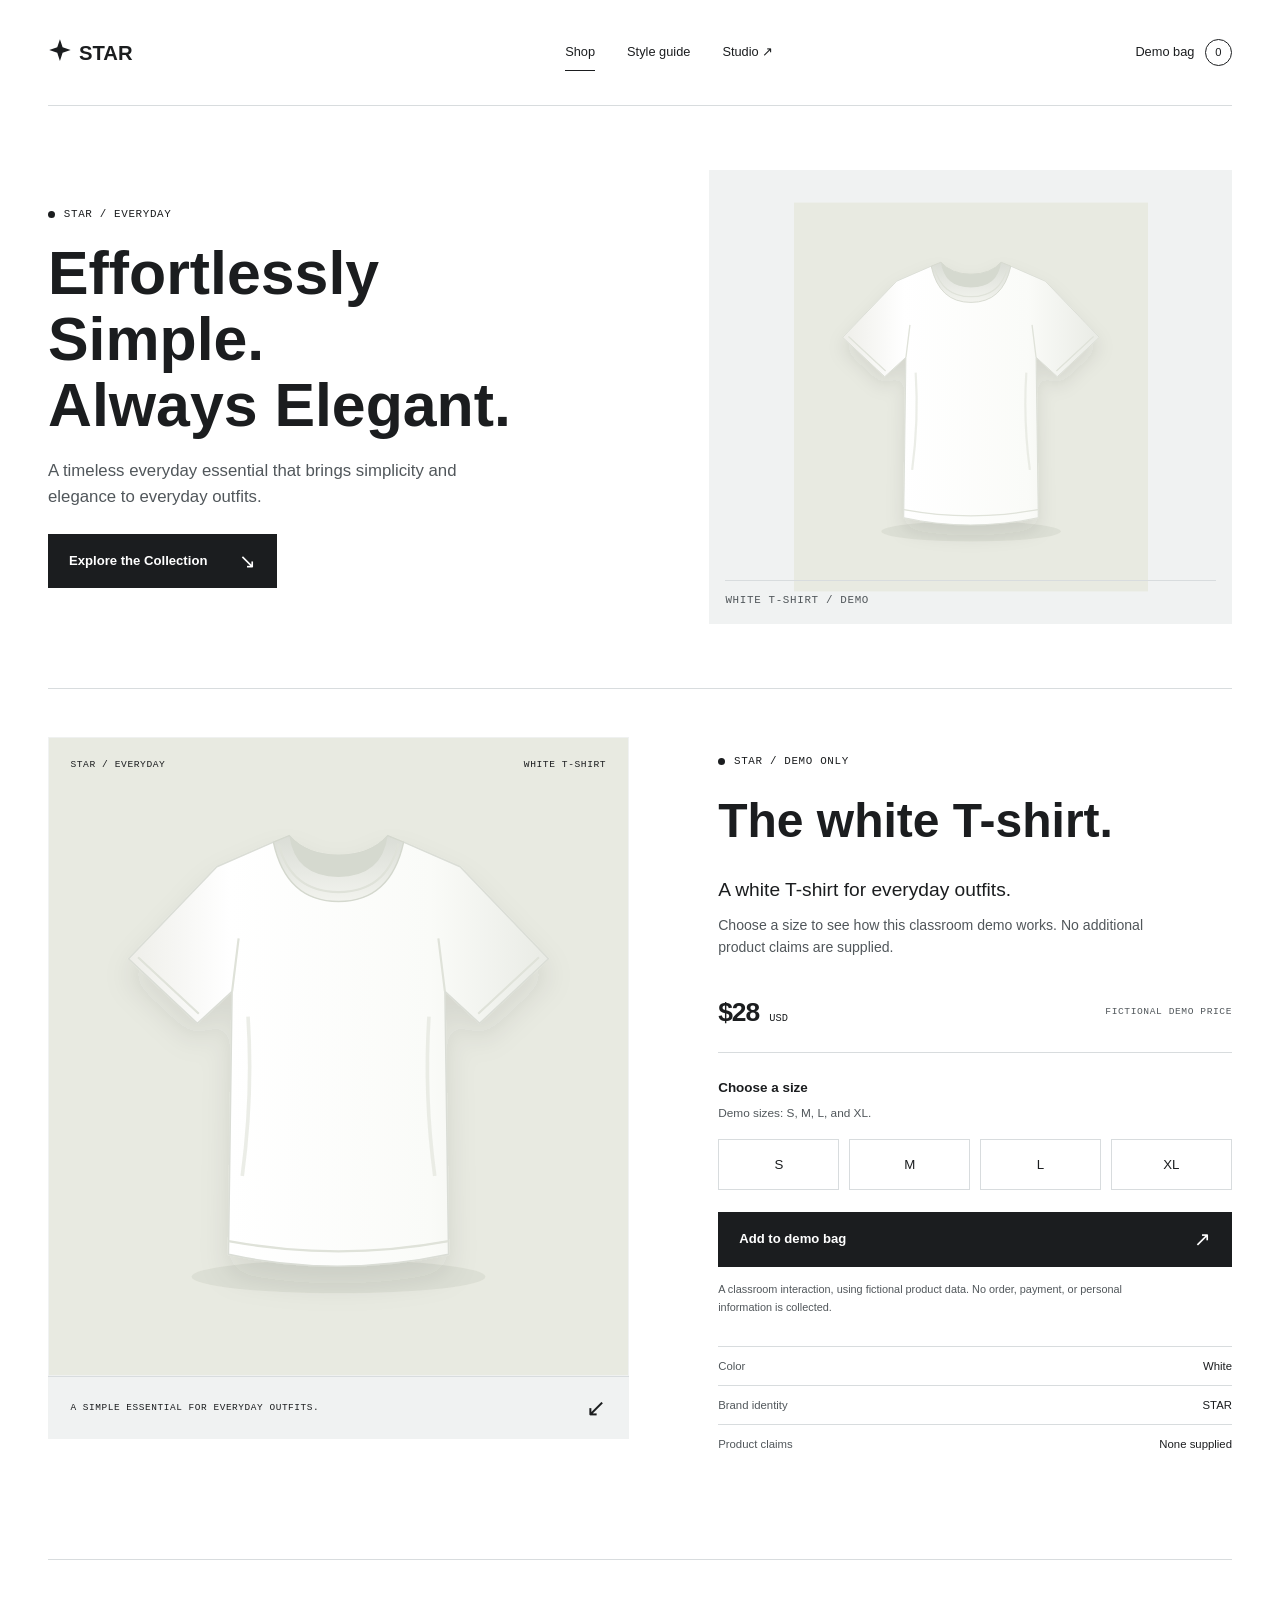
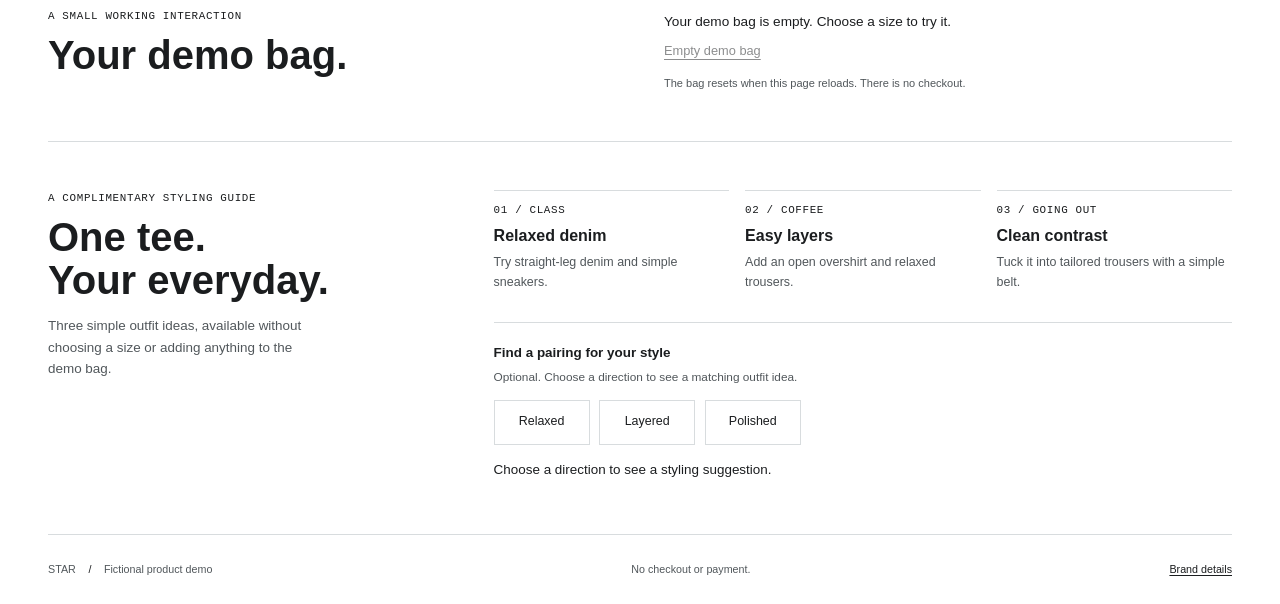
<file: public/index.html>
<!doctype html>
<html lang="en">
  <head>
    <meta charset="utf-8" />
    <meta name="viewport" content="width=device-width, initial-scale=1" />
    <meta
      name="description"
      content="STAR presents timeless everyday essentials with simple, elegant styling."
    />
    <title>STAR | Everyday essentials</title>
    <link rel="icon" href="data:," />
    <link rel="stylesheet" href="styles.css" />
    <script src="shop.js" defer></script>
  </head>
  <body class="brand-storefront">
    <a class="skip-link" href="#main">Skip to content</a>
    <header class="site-header wrap">
      <a class="brand-link" href="index.html" aria-label="STAR storefront home"
        ><img
          class="wordmark"
          src="assets/star-wordmark.svg"
          alt="STAR wordmark proposal"
          width="260"
          height="48"
      /></a>
      <nav class="main-nav" aria-label="Main navigation">
        <a class="nav-link" href="#product-section" aria-current="page">Shop</a>
        <a class="nav-link" href="styleguide.html">Style guide</a>
        <a class="nav-link" href="studio.html"
          >Studio <span aria-hidden="true">↗</span></a
        >
      </nav>
      <a class="bag-link" href="#demo-bag" aria-label="View demo bag"
        >Demo bag <span id="bag-count" class="bag-count">0</span></a
      >
    </header>

    <main id="main">
      <section class="brand-hero wrap" aria-labelledby="brand-hero-title">
        <div class="brand-hero-copy">
          <p class="eyebrow">
            <span class="status-dot" aria-hidden="true"></span> STAR / Everyday
          </p>
          <h1 id="brand-hero-title">
            Effortlessly Simple.<br />Always Elegant.
          </h1>
          <p class="hero-summary">
            A timeless everyday essential that brings simplicity and elegance to
            everyday outfits.
          </p>
          <a class="button button-primary" href="#product-section">
            Explore the Collection <span aria-hidden="true">↘</span>
          </a>
        </div>
        <figure class="brand-hero-visual">
          <img
            class="brand-hero-shirt"
            src="assets/white-shirt.svg"
            alt="Plain white short-sleeved T-shirt"
            width="800"
            height="880"
            fetchpriority="high"
          />
          <figcaption class="micro-label">White T-shirt / demo</figcaption>
        </figure>
      </section>

      <section
        id="product-section"
        class="product-section wrap"
        aria-labelledby="product-title"
      >
        <div class="product-visual">
          <div class="visual-label">
            <span>STAR / Everyday</span><span>White T-shirt</span>
          </div>
          <img
            class="shirt-image"
            src="assets/white-shirt.svg"
            alt="Plain white short-sleeved T-shirt"
            width="800"
            height="880"
            fetchpriority="high"
          />
          <div class="image-caption">
            <span>A simple essential for everyday outfits.</span
            ><span aria-hidden="true">↙</span>
          </div>
        </div>
        <div class="product-information">
          <p class="eyebrow">
            <span class="status-dot" aria-hidden="true"></span> STAR / Demo only
          </p>
          <h2 id="product-title">The white T-shirt.</h2>
          <p class="product-intro">A white T-shirt for everyday outfits.</p>
          <p class="muted product-description">
            Choose a size to see how this classroom demo works. No additional
            product claims are supplied.
          </p>
          <div class="price-row">
            <p class="price">$28 <span>USD</span></p>
            <span class="micro-label">Fictional demo price</span>
          </div>
          <form id="product-form" class="product-form" novalidate>
            <fieldset aria-describedby="size-help size-error">
              <legend>Choose a size</legend>
              <p id="size-help" class="field-help">
                Demo sizes: S, M, L, and XL.
              </p>
              <div class="size-options">
                <label class="size-option"
                  ><input type="radio" name="size" value="S" /><span
                    >S</span
                  ></label
                >
                <label class="size-option"
                  ><input type="radio" name="size" value="M" /><span
                    >M</span
                  ></label
                >
                <label class="size-option"
                  ><input type="radio" name="size" value="L" /><span
                    >L</span
                  ></label
                >
                <label class="size-option"
                  ><input type="radio" name="size" value="XL" /><span
                    >XL</span
                  ></label
                >
              </div>
              <p id="size-error" class="field-error" role="alert" hidden>
                Choose a size before adding the shirt to your demo bag.
              </p>
            </fieldset>
            <button class="button button-primary add-button" type="submit">
              Add to demo bag <span aria-hidden="true">↗</span>
            </button>
          </form>
          <p class="demo-disclaimer">
            A classroom interaction, using fictional product data. No order,
            payment, or personal information is collected.
          </p>
          <dl class="product-facts">
            <div>
              <dt>Color</dt>
              <dd>White</dd>
            </div>
            <div>
              <dt>Brand identity</dt>
              <dd>STAR</dd>
            </div>
            <div>
              <dt>Product claims</dt>
              <dd>None supplied</dd>
            </div>
          </dl>
        </div>
      </section>

      <section
        id="demo-bag"
        class="bag-section wrap"
        aria-labelledby="bag-title"
      >
        <div>
          <p class="eyebrow">A small working interaction</p>
          <h2 id="bag-title">Your demo bag.</h2>
        </div>
        <div class="bag-details">
          <p
            id="bag-status"
            class="bag-message"
            role="status"
            aria-live="polite"
            aria-atomic="true"
          >
            Your demo bag is empty. Choose a size to try it.
          </p>
          <ul id="bag-items" class="bag-items"></ul>
          <button id="clear-bag" class="text-button" type="button" disabled>
            Empty demo bag
          </button>
          <p class="field-help">
            The bag resets when this page reloads. There is no checkout.
          </p>
        </div>
      </section>

      <section
        id="styling-guide"
        class="styling-section wrap"
        aria-labelledby="styling-title"
      >
        <div class="styling-intro">
          <p class="eyebrow">A complimentary styling guide</p>
          <h2 id="styling-title">One tee.<br />Your everyday.</h2>
          <p class="styling-intro-text">
            Three simple outfit ideas, available without choosing a size or
            adding anything to the demo bag.
          </p>
        </div>
        <div class="styling-content">
          <div class="styling-ideas">
            <article class="styling-idea">
              <p class="micro-label">01 / Class</p>
              <h3>Relaxed denim</h3>
              <p class="styling-idea-copy">
                Try straight-leg denim and simple sneakers.
              </p>
            </article>
            <article class="styling-idea">
              <p class="micro-label">02 / Coffee</p>
              <h3>Easy layers</h3>
              <p class="styling-idea-copy">
                Add an open overshirt and relaxed trousers.
              </p>
            </article>
            <article class="styling-idea">
              <p class="micro-label">03 / Going out</p>
              <h3>Clean contrast</h3>
              <p class="styling-idea-copy">
                Tuck it into tailored trousers with a simple belt.
              </p>
            </article>
          </div>
          <div id="style-preference-form" class="style-preference-form">
            <fieldset aria-describedby="style-preference-help">
              <legend>Find a pairing for your style</legend>
              <p id="style-preference-help" class="field-help">
                Optional. Choose a direction to see a matching outfit idea.
              </p>
              <div class="style-preference-options">
                <label class="style-preference-option">
                  <input type="radio" name="style-preference" value="relaxed" />
                  <span>Relaxed</span>
                </label>
                <label class="style-preference-option">
                  <input type="radio" name="style-preference" value="layered" />
                  <span>Layered</span>
                </label>
                <label class="style-preference-option">
                  <input
                    type="radio"
                    name="style-preference"
                    value="polished"
                  />
                  <span>Polished</span>
                </label>
              </div>
            </fieldset>
          </div>
          <p
            id="style-preference-result"
            class="style-preference-result"
            role="status"
            aria-live="polite"
            aria-atomic="true"
          >
            Choose a direction to see a styling suggestion.
          </p>
        </div>
      </section>
    </main>

    <footer class="site-footer wrap">
      <p>
        STAR <span class="footer-separator"> / </span> Fictional product demo
      </p>
      <p class="footer-tagline">No checkout or payment.</p>
      <a href="styleguide.html">Brand details</a>
    </footer>
  </body>
</html>
</file>
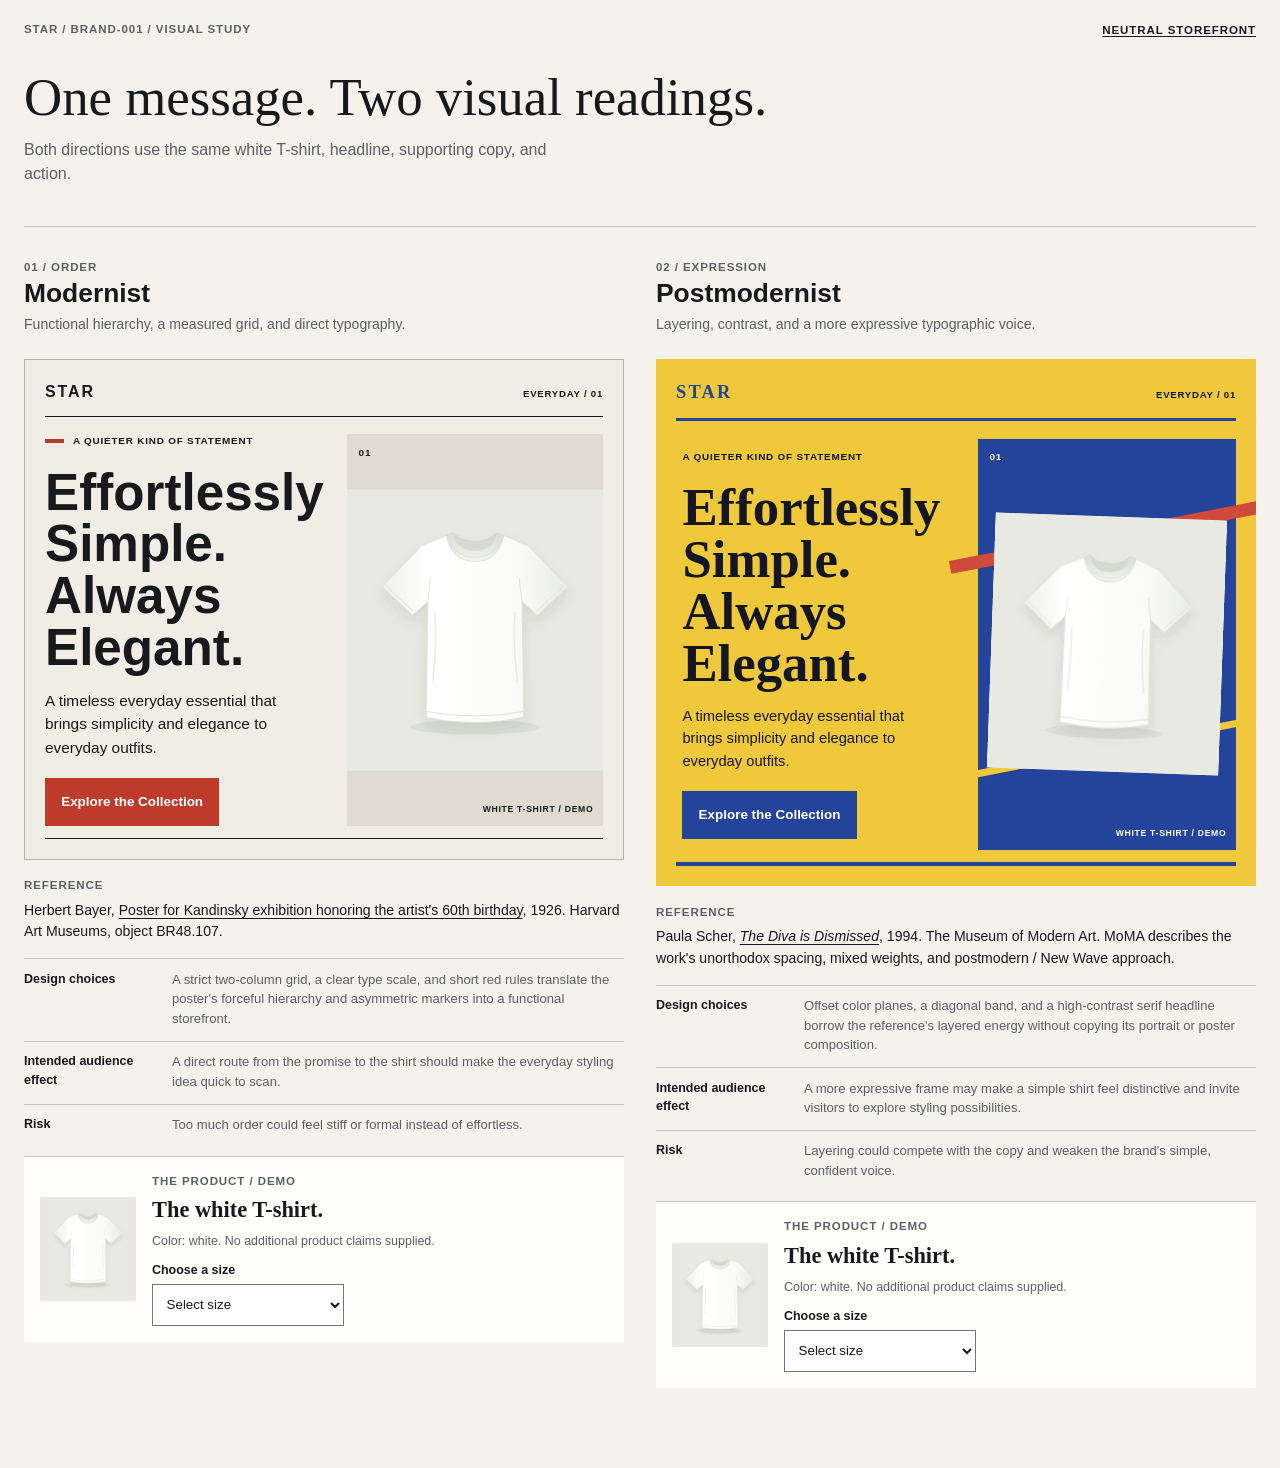
<file: public/explorations/index.html>
<!doctype html>
<html lang="en">
  <head>
    <meta charset="utf-8" />
    <meta name="viewport" content="width=device-width, initial-scale=1" />
    <meta
      name="description"
      content="Two annotated visual directions for STAR's white T-shirt storefront."
    />
    <title>STAR | Hero direction comparison</title>
    <link rel="stylesheet" href="explorations.css" />
  </head>
  <body>
    <a class="skip-link" href="#directions">Skip to the two directions</a>
    <header class="page-header">
      <a class="return-link" href="../index.html">Neutral storefront</a>
      <p class="page-kicker">STAR / BRAND-001 / VISUAL STUDY</p>
      <h1>One message. Two visual readings.</h1>
      <p class="page-intro">
        Both directions use the same white T-shirt, headline, supporting copy,
        and action.
      </p>
    </header>

    <main id="directions" class="direction-grid">
      <section class="direction" aria-labelledby="modernist-title">
        <header class="direction-heading">
          <p class="direction-index">01 / ORDER</p>
          <h2 id="modernist-title">Modernist</h2>
          <p>Functional hierarchy, a measured grid, and direct typography.</p>
        </header>

        <div class="hero hero-modernist">
          <div class="hero-masthead">
            <span class="brand-name">STAR</span>
            <span class="masthead-note">Everyday / 01</span>
          </div>
          <div class="hero-layout">
            <div class="hero-copy">
              <p class="hero-kicker">A quieter kind of statement</p>
              <h3 class="hero-title">Effortlessly Simple. Always Elegant.</h3>
              <p class="hero-support">
                A timeless everyday essential that brings simplicity and
                elegance to everyday outfits.
              </p>
              <a class="hero-action" href="#modernist-product"
                >Explore the Collection</a
              >
            </div>
            <figure class="shirt-stage">
              <span class="stage-number" aria-hidden="true">01</span>
              <img
                src="../assets/white-shirt.svg"
                alt="Plain white short-sleeved T-shirt"
                width="800"
                height="880"
              />
              <figcaption>White T-shirt / demo</figcaption>
            </figure>
          </div>
          <div class="hero-baseline" aria-hidden="true"></div>
        </div>

        <div class="annotations">
          <p class="annotation-label">Reference</p>
          <p>
            Herbert Bayer,
            <a href="https://harvardartmuseums.org/collections/object/225814"
              >Poster for Kandinsky exhibition honoring the artist's 60th
              birthday</a
            >, 1926. Harvard Art Museums, object BR48.107.
          </p>
          <dl class="annotation-list">
            <div>
              <dt>Design choices</dt>
              <dd>
                A strict two-column grid, a clear type scale, and short red
                rules translate the poster's forceful hierarchy and asymmetric
                markers into a functional storefront.
              </dd>
            </div>
            <div>
              <dt>Intended audience effect</dt>
              <dd>
                A direct route from the promise to the shirt should make the
                everyday styling idea quick to scan.
              </dd>
            </div>
            <div>
              <dt>Risk</dt>
              <dd>
                Too much order could feel stiff or formal instead of effortless.
              </dd>
            </div>
          </dl>
        </div>

        <section
          id="modernist-product"
          class="product-destination"
          aria-label="Modernist preview product section"
        >
          <img
            src="../assets/white-shirt.svg"
            alt="Plain white short-sleeved T-shirt"
            width="800"
            height="880"
          />
          <div>
            <p class="product-label">The product / demo</p>
            <h3 id="modernist-product-title">The white T-shirt.</h3>
            <p>Color: white. No additional product claims supplied.</p>
            <label for="modernist-size">Choose a size</label>
            <select id="modernist-size" name="modernist-size">
              <option value="">Select size</option>
              <option value="S">S</option>
              <option value="M">M</option>
              <option value="L">L</option>
              <option value="XL">XL</option>
            </select>
          </div>
        </section>
      </section>

      <section class="direction" aria-labelledby="postmodern-title">
        <header class="direction-heading">
          <p class="direction-index">02 / EXPRESSION</p>
          <h2 id="postmodern-title">Postmodernist</h2>
          <p>Layering, contrast, and a more expressive typographic voice.</p>
        </header>

        <div class="hero hero-postmodern">
          <div class="hero-masthead">
            <span class="brand-name">STAR</span>
            <span class="masthead-note">Everyday / 01</span>
          </div>
          <div class="hero-layout">
            <div class="hero-copy">
              <p class="hero-kicker">A quieter kind of statement</p>
              <h3 class="hero-title">Effortlessly Simple. Always Elegant.</h3>
              <p class="hero-support">
                A timeless everyday essential that brings simplicity and
                elegance to everyday outfits.
              </p>
              <a class="hero-action" href="#postmodern-product"
                >Explore the Collection</a
              >
            </div>
            <figure class="shirt-stage">
              <span class="stage-number" aria-hidden="true">01</span>
              <img
                src="../assets/white-shirt.svg"
                alt="Plain white short-sleeved T-shirt"
                width="800"
                height="880"
              />
              <figcaption>White T-shirt / demo</figcaption>
            </figure>
          </div>
          <div class="hero-baseline" aria-hidden="true"></div>
        </div>

        <div class="annotations">
          <p class="annotation-label">Reference</p>
          <p>
            Paula Scher,
            <a href="https://www.moma.org/collection/works/8837"
              ><cite>The Diva is Dismissed</cite></a
            >, 1994. The Museum of Modern Art. MoMA describes the work's
            unorthodox spacing, mixed weights, and postmodern / New Wave
            approach.
          </p>
          <dl class="annotation-list">
            <div>
              <dt>Design choices</dt>
              <dd>
                Offset color planes, a diagonal band, and a high-contrast serif
                headline borrow the reference's layered energy without copying
                its portrait or poster composition.
              </dd>
            </div>
            <div>
              <dt>Intended audience effect</dt>
              <dd>
                A more expressive frame may make a simple shirt feel distinctive
                and invite visitors to explore styling possibilities.
              </dd>
            </div>
            <div>
              <dt>Risk</dt>
              <dd>
                Layering could compete with the copy and weaken the brand's
                simple, confident voice.
              </dd>
            </div>
          </dl>
        </div>

        <section
          id="postmodern-product"
          class="product-destination"
          aria-label="Postmodernist preview product section"
        >
          <img
            src="../assets/white-shirt.svg"
            alt="Plain white short-sleeved T-shirt"
            width="800"
            height="880"
          />
          <div>
            <p class="product-label">The product / demo</p>
            <h3 id="postmodern-product-title">The white T-shirt.</h3>
            <p>Color: white. No additional product claims supplied.</p>
            <label for="postmodern-size">Choose a size</label>
            <select id="postmodern-size" name="postmodern-size">
              <option value="">Select size</option>
              <option value="S">S</option>
              <option value="M">M</option>
              <option value="L">L</option>
              <option value="XL">XL</option>
            </select>
          </div>
        </section>
      </section>
    </main>
  </body>
</html>
</file>
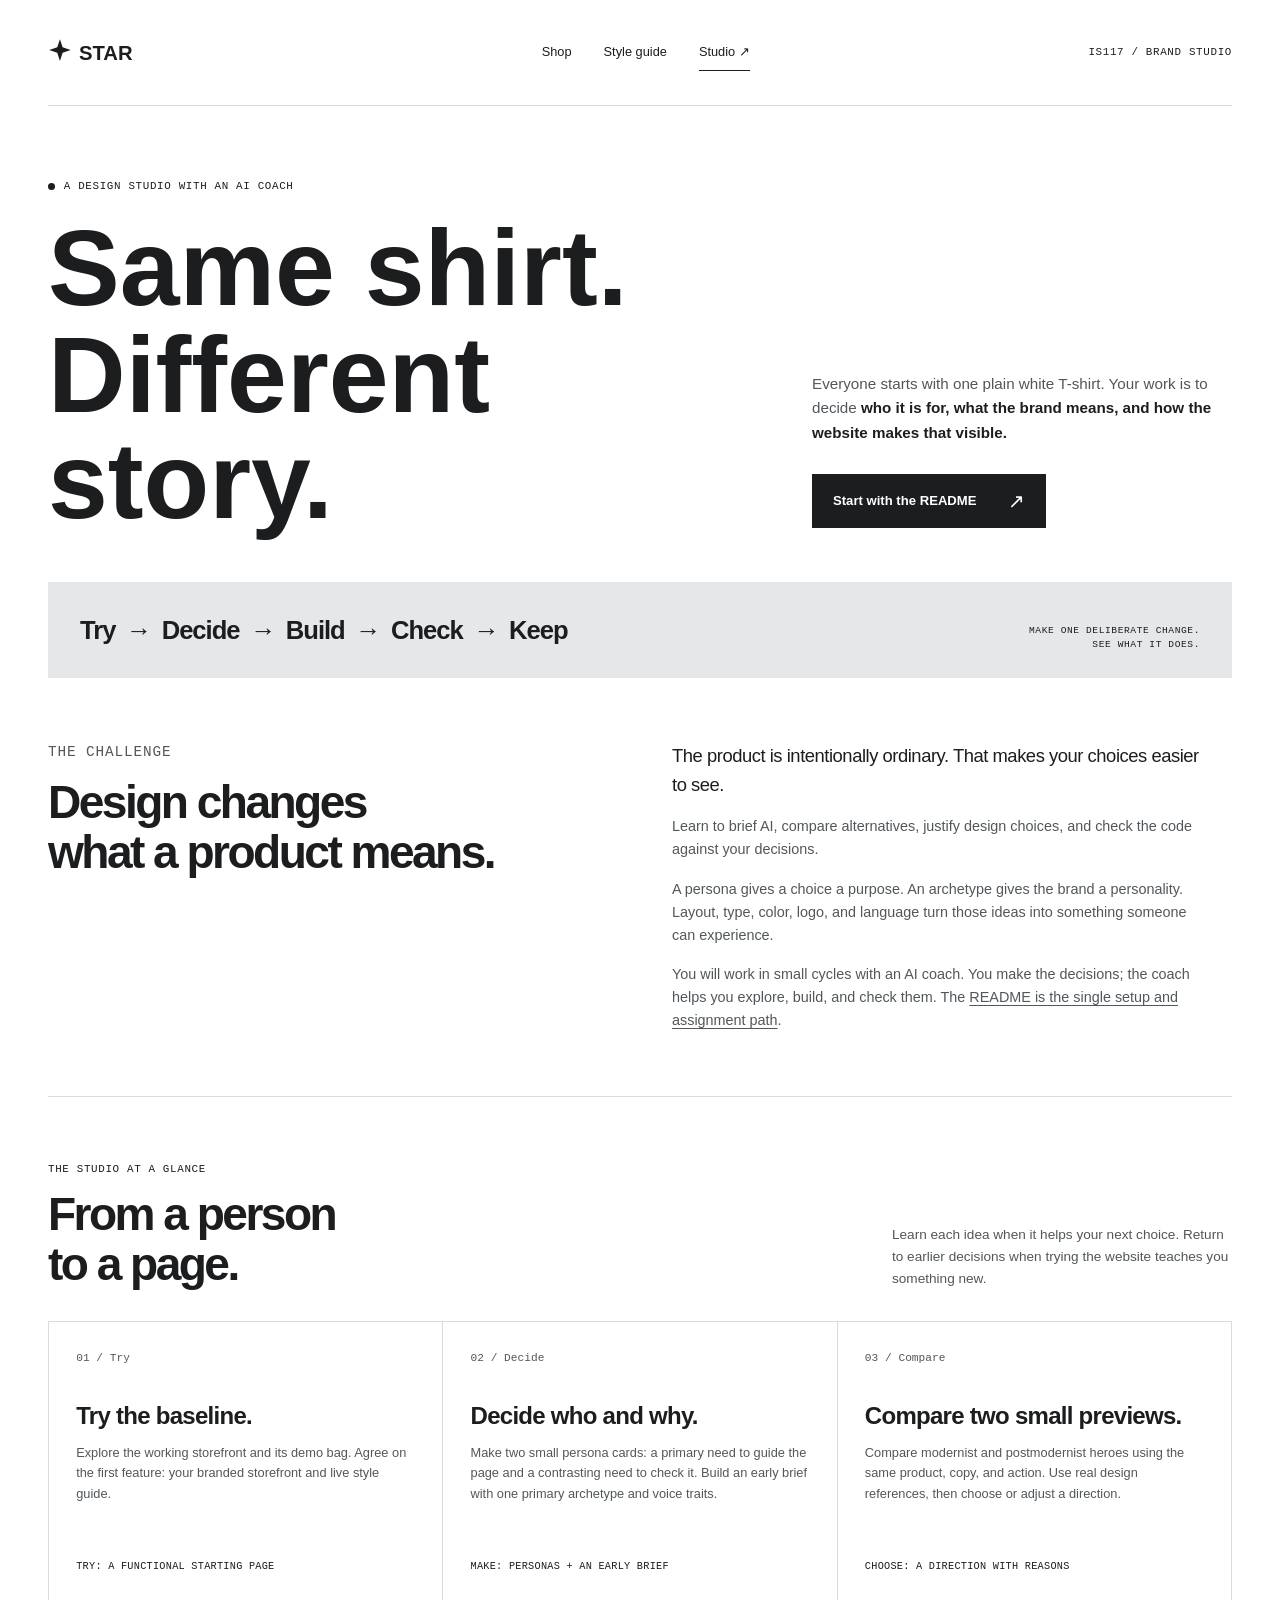
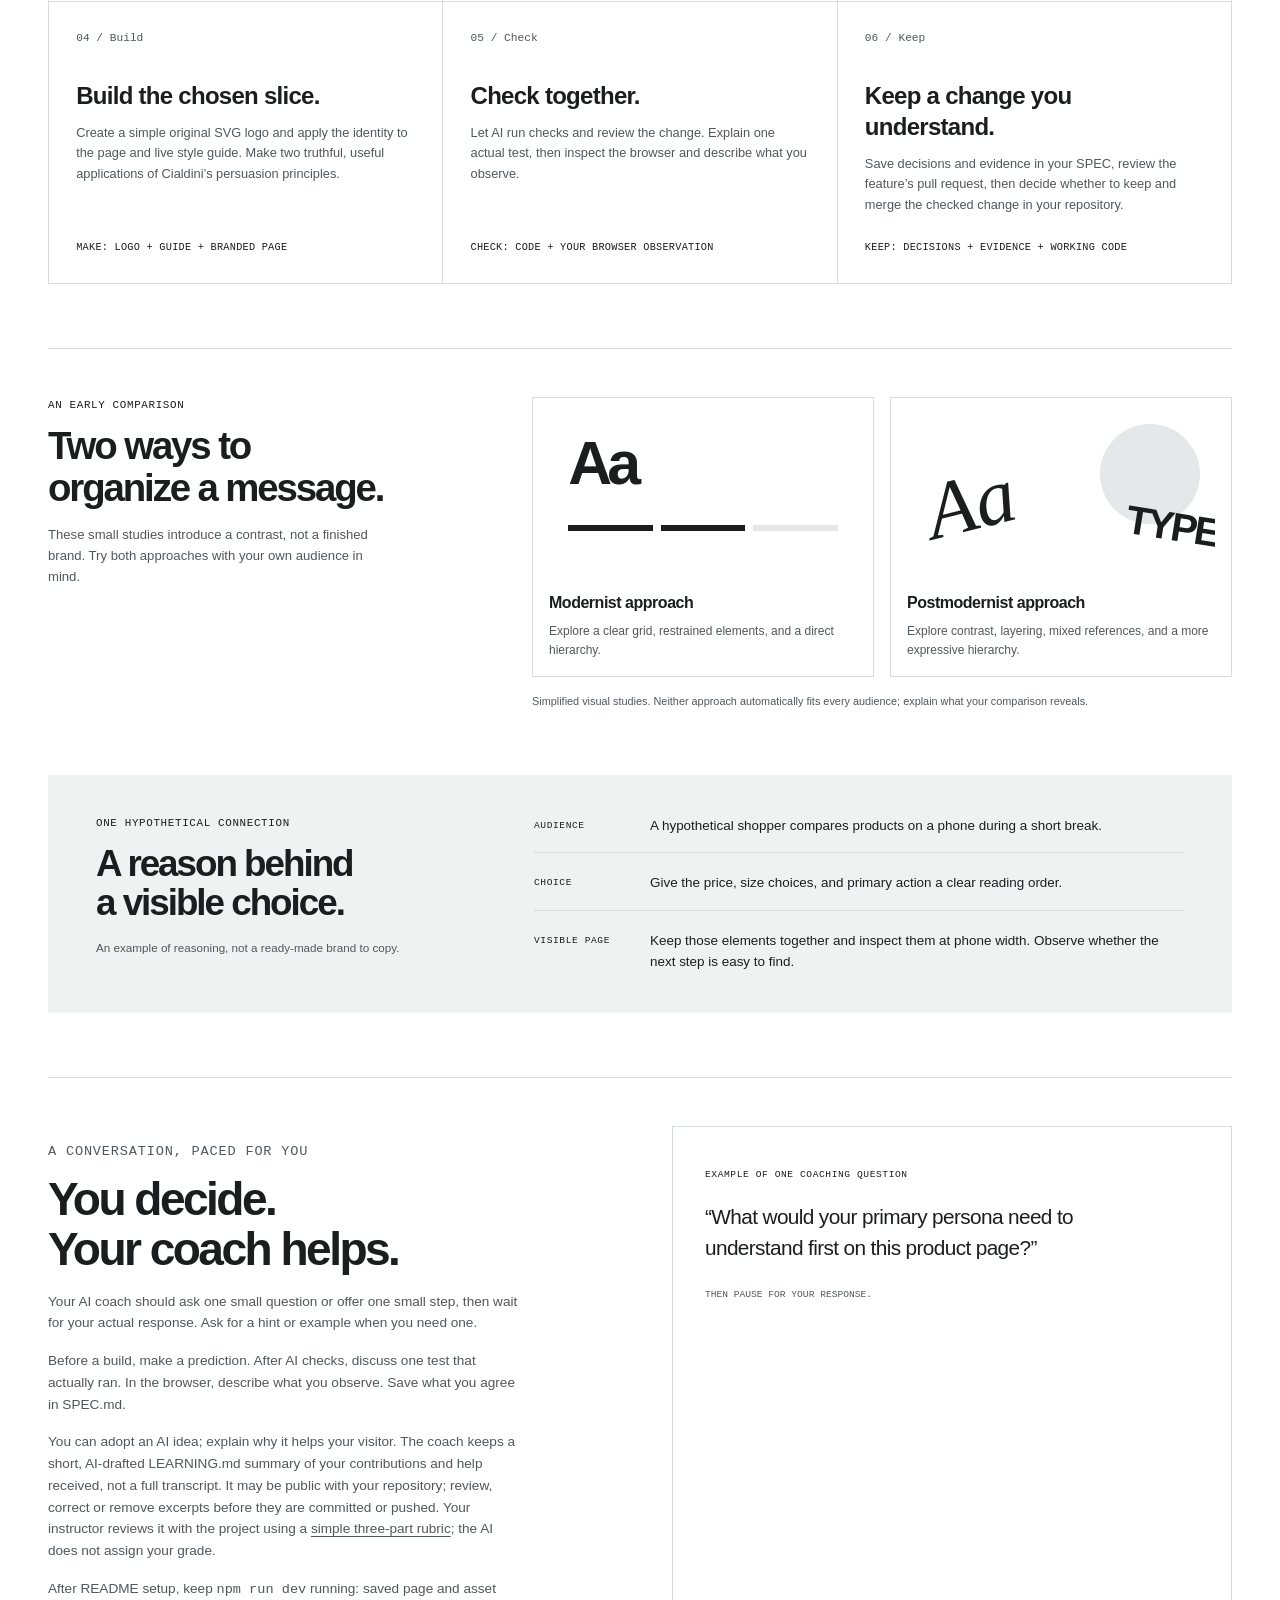
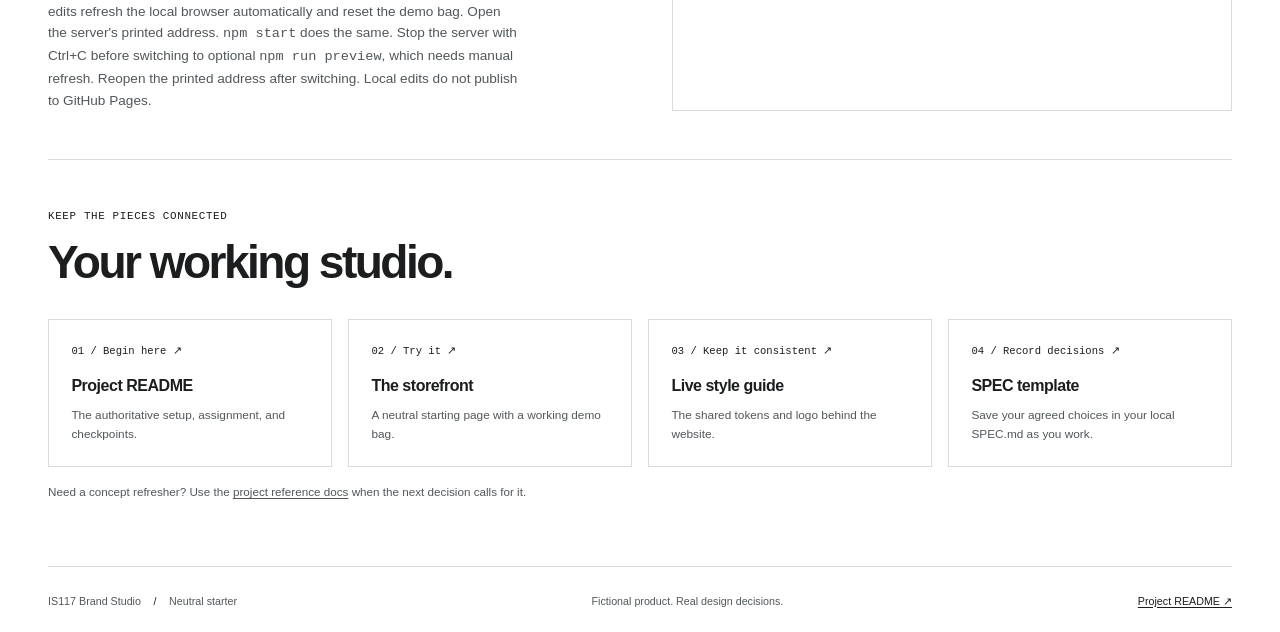
<file: public/studio.html>
<!doctype html>
<html lang="en">
  <head>
    <meta charset="utf-8" />
    <meta name="viewport" content="width=device-width, initial-scale=1" />
    <meta
      name="description"
      content="IS117 Brand Studio: turn one plain white T-shirt into a deliberate brand and website, with an AI coach and decisions you can explain."
    />
    <title>Same shirt. Different story. — IS117 Brand Studio</title>
    <link rel="icon" href="data:," />
    <link rel="stylesheet" href="styles.css" />
    <link rel="stylesheet" href="studio.css" />
  </head>
  <body>
    <a class="skip-link" href="#main">Skip to content</a>
    <header class="site-header wrap">
      <a class="brand-link" href="index.html" aria-label="STAR storefront home"
        ><img
          class="wordmark"
          src="assets/star-wordmark.svg"
          alt="STAR wordmark proposal"
          width="260"
          height="48"
      /></a>
      <nav class="main-nav" aria-label="Main navigation">
        <a class="nav-link" href="index.html">Shop</a
        ><a class="nav-link" href="styleguide.html">Style guide</a
        ><a class="nav-link" href="studio.html" aria-current="page"
          >Studio <span aria-hidden="true">↗</span></a
        >
      </nav>
      <span class="micro-label">IS117 / Brand Studio</span>
    </header>
    <main id="main">
      <section
        class="page-hero studio-hero wrap"
        aria-labelledby="studio-title"
      >
        <p class="eyebrow">
          <span class="status-dot" aria-hidden="true"></span> A design studio
          with an AI coach
        </p>
        <h1 id="studio-title">Same shirt.<br />Different story.</h1>
        <div class="hero-summary">
          <p>
            Everyone starts with one plain white T-shirt. Your work is to decide
            <strong
              >who it is for, what the brand means, and how the website makes
              that visible.</strong
            >
          </p>
          <a
            class="button button-primary"
            href="https://github.com/kaw393939/is117-brand-studio#readme"
            >Start with the README <span aria-hidden="true">↗</span></a
          >
        </div>
      </section>
      <div class="studio-ribbon wrap">
        <p class="cycle">
          Try <span aria-hidden="true">→</span> Decide
          <span aria-hidden="true">→</span> Build
          <span aria-hidden="true">→</span> Check
          <span aria-hidden="true">→</span> Keep
        </p>
        <p class="micro-label">
          Make one deliberate change.<br />See what it does.
        </p>
      </div>

      <section class="studio-intro wrap" aria-labelledby="why-title">
        <div>
          <p class="eyebrow">The challenge</p>
          <h2 id="why-title">Design changes<br />what a product means.</h2>
        </div>
        <div>
          <p class="lead">
            The product is intentionally ordinary. That makes your choices
            easier to see.
          </p>
          <p>
            Learn to brief AI, compare alternatives, justify design choices, and
            check the code against your decisions.
          </p>
          <p>
            A persona gives a choice a purpose. An archetype gives the brand a
            personality. Layout, type, color, logo, and language turn those
            ideas into something someone can experience.
          </p>
          <p>
            You will work in small cycles with an AI coach. You make the
            decisions; the coach helps you explore, build, and check them. The
            <a href="https://github.com/kaw393939/is117-brand-studio#readme"
              >README is the single setup and assignment path</a
            >.
          </p>
        </div>
      </section>

      <section class="path-section wrap" aria-labelledby="path-title">
        <div class="path-intro">
          <div>
            <p class="eyebrow">The studio at a glance</p>
            <h2 id="path-title">From a person<br />to a page.</h2>
          </div>
          <p>
            Learn each idea when it helps your next choice. Return to earlier
            decisions when trying the website teaches you something new.
          </p>
        </div>
        <ol class="studio-path">
          <li>
            <span class="stage-number">01 / Try</span>
            <h3>Try the baseline.</h3>
            <p>
              Explore the working storefront and its demo bag. Agree on the
              first feature: your branded storefront and live style guide.
            </p>
            <p class="stage-output">Try: a functional starting page</p>
          </li>
          <li>
            <span class="stage-number">02 / Decide</span>
            <h3>Decide who and why.</h3>
            <p>
              Make two small persona cards: a primary need to guide the page and
              a contrasting need to check it. Build an early brief with one
              primary archetype and voice traits.
            </p>
            <p class="stage-output">Make: personas + an early brief</p>
          </li>
          <li>
            <span class="stage-number">03 / Compare</span>
            <h3>Compare two small previews.</h3>
            <p>
              Compare modernist and postmodernist heroes using the same product,
              copy, and action. Use real design references, then choose or
              adjust a direction.
            </p>
            <p class="stage-output">Choose: a direction with reasons</p>
          </li>
          <li>
            <span class="stage-number">04 / Build</span>
            <h3>Build the chosen slice.</h3>
            <p>
              Create a simple original SVG logo and apply the identity to the
              page and live style guide. Make two truthful, useful applications
              of Cialdini’s persuasion principles.
            </p>
            <p class="stage-output">Make: logo + guide + branded page</p>
          </li>
          <li>
            <span class="stage-number">05 / Check</span>
            <h3>Check together.</h3>
            <p>
              Let AI run checks and review the change. Explain one actual test,
              then inspect the browser and describe what you observe.
            </p>
            <p class="stage-output">Check: code + your browser observation</p>
          </li>
          <li>
            <span class="stage-number">06 / Keep</span>
            <h3>Keep a change you understand.</h3>
            <p>
              Save decisions and evidence in your SPEC, review the feature’s
              pull request, then decide whether to keep and merge the checked
              change in your repository.
            </p>
            <p class="stage-output">
              Keep: decisions + evidence + working code
            </p>
          </li>
        </ol>
      </section>

      <section
        class="comparison-section wrap"
        aria-labelledby="comparison-title"
      >
        <div>
          <p class="eyebrow">An early comparison</p>
          <h2 id="comparison-title">Two ways to<br />organize a message.</h2>
          <p class="comparison-description">
            These small studies introduce a contrast, not a finished brand. Try
            both approaches with your own audience in mind.
          </p>
        </div>
        <div class="comparison-grid">
          <article class="direction-card">
            <div class="direction-sketch modern-sketch" aria-hidden="true">
              <i></i><i></i><i></i>
            </div>
            <h3>Modernist approach</h3>
            <p>
              Explore a clear grid, restrained elements, and a direct hierarchy.
            </p>
          </article>
          <article class="direction-card">
            <div class="direction-sketch postmodern-sketch" aria-hidden="true">
              <i></i>
            </div>
            <h3>Postmodernist approach</h3>
            <p>
              Explore contrast, layering, mixed references, and a more
              expressive hierarchy.
            </p>
          </article>
          <p class="comparison-caption">
            Simplified visual studies. Neither approach automatically fits every
            audience; explain what your comparison reveals.
          </p>
        </div>
      </section>

      <section class="example-section wrap" aria-labelledby="example-title">
        <div>
          <p class="eyebrow">One hypothetical connection</p>
          <h2 id="example-title">A reason behind<br />a visible choice.</h2>
          <p class="guide-note">
            An example of reasoning, not a ready-made brand to copy.
          </p>
        </div>
        <div class="example-chain">
          <div class="example-step">
            <span class="micro-label">Audience</span>
            <p>
              A hypothetical shopper compares products on a phone during a short
              break.
            </p>
          </div>
          <div class="example-step">
            <span class="micro-label">Choice</span>
            <p>
              Give the price, size choices, and primary action a clear reading
              order.
            </p>
          </div>
          <div class="example-step">
            <span class="micro-label">Visible page</span>
            <p>
              Keep those elements together and inspect them at phone width.
              Observe whether the next step is easy to find.
            </p>
          </div>
        </div>
      </section>

      <section class="coach-section wrap" aria-labelledby="coach-title">
        <div>
          <p class="eyebrow">A conversation, paced for you</p>
          <h2 id="coach-title">You decide.<br />Your coach helps.</h2>
          <p>
            Your AI coach should ask one small question or offer one small step,
            then wait for your actual response. Ask for a hint or example when
            you need one.
          </p>
          <p>
            Before a build, make a prediction. After AI checks, discuss one test
            that actually ran. In the browser, describe what you observe. Save
            what you agree in SPEC.md.
          </p>
          <p>
            You can adopt an AI idea; explain why it helps your visitor. The
            coach keeps a short, AI-drafted LEARNING.md summary of your
            contributions and help received, not a full transcript. It may be
            public with your repository; review, correct or remove excerpts
            before they are committed or pushed. Your instructor reviews it with
            the project using a
            <a
              href="https://github.com/kaw393939/is117-brand-studio/blob/main/docs/assessment.md"
              >simple three-part rubric</a
            >; the AI does not assign your grade.
          </p>
          <p>
            After README setup, keep <code>npm run dev</code> running: saved
            page and asset edits refresh the local browser automatically and
            reset the demo bag. Open the server's printed address.
            <code>npm start</code> does the same. Stop the server with Ctrl+C
            before switching to optional <code>npm run preview</code>, which
            needs manual refresh. Reopen the printed address after switching.
            Local edits do not publish to GitHub Pages.
          </p>
        </div>
        <blockquote class="coach-quote">
          <span class="micro-label">Example of one coaching question</span>
          <p>
            “What would your primary persona need to understand first on this
            product page?”
          </p>
          <footer>Then pause for your response.</footer>
        </blockquote>
      </section>

      <section class="resource-section wrap" aria-labelledby="resources-title">
        <p class="eyebrow">Keep the pieces connected</p>
        <h2 id="resources-title">Your working studio.</h2>
        <div class="resource-grid">
          <a
            class="resource-card"
            href="https://github.com/kaw393939/is117-brand-studio#readme"
            ><span>01 / Begin here ↗</span>
            <h3>Project README</h3>
            <p>The authoritative setup, assignment, and checkpoints.</p></a
          >
          <a class="resource-card" href="index.html"
            ><span>02 / Try it ↗</span>
            <h3>The storefront</h3>
            <p>A neutral starting page with a working demo bag.</p></a
          >
          <a class="resource-card" href="styleguide.html"
            ><span>03 / Keep it consistent ↗</span>
            <h3>Live style guide</h3>
            <p>The shared tokens and logo behind the website.</p></a
          >
          <a
            class="resource-card"
            href="https://github.com/kaw393939/is117-brand-studio/blob/main/SPEC.md"
            ><span>04 / Record decisions ↗</span>
            <h3>SPEC template</h3>
            <p>
              Save your agreed choices in your local SPEC.md as you work.
            </p></a
          >
        </div>
        <p class="guide-note">
          Need a concept refresher? Use the
          <a
            href="https://github.com/kaw393939/is117-brand-studio/tree/main/docs"
            >project reference docs</a
          >
          when the next decision calls for it.
        </p>
      </section>
    </main>
    <footer class="site-footer wrap">
      <p>
        IS117 Brand Studio <span class="footer-separator"> / </span> Neutral
        starter
      </p>
      <p class="footer-tagline">Fictional product. Real design decisions.</p>
      <a href="https://github.com/kaw393939/is117-brand-studio#readme"
        >Project README <span aria-hidden="true">↗</span></a
      >
    </footer>
  </body>
</html>
</file>
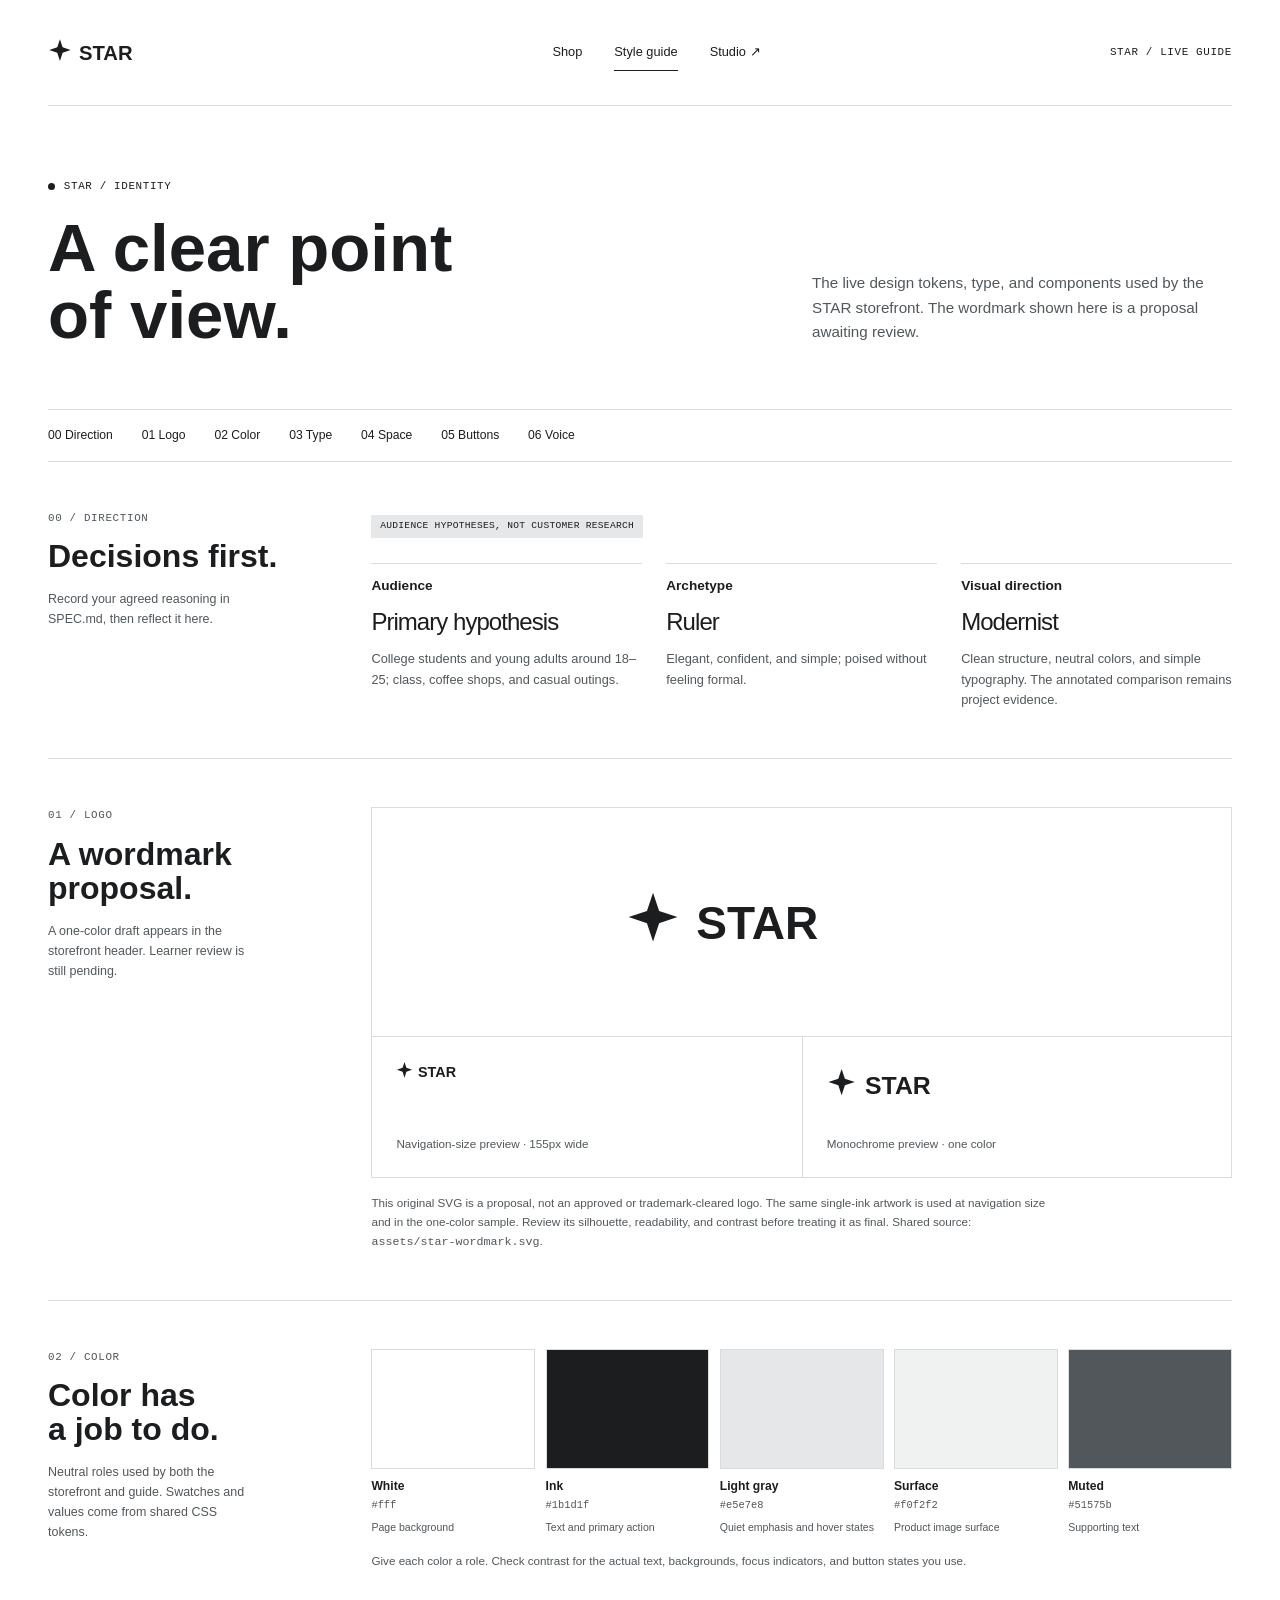
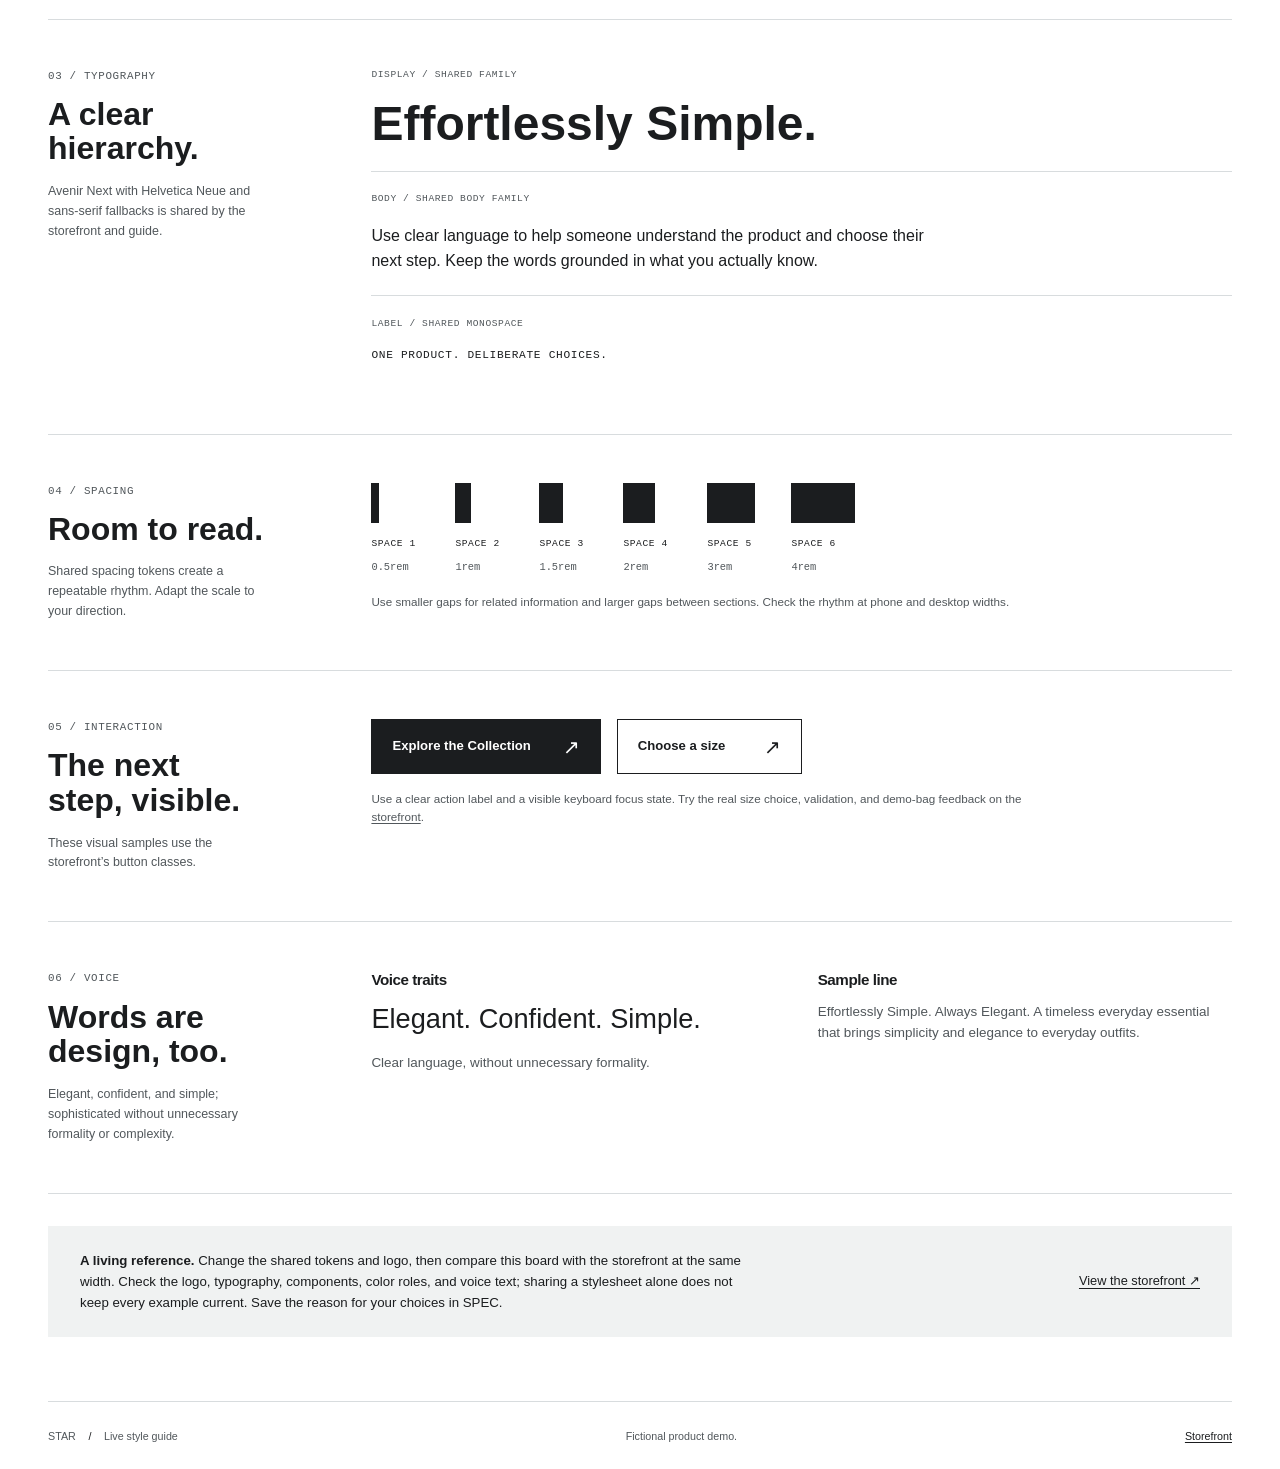
<file: public/styleguide.html>
<!doctype html>
<html lang="en">
  <head>
    <meta charset="utf-8" />
    <meta name="viewport" content="width=device-width, initial-scale=1" />
    <meta
      name="description"
      content="The live STAR style guide, sharing the storefront's proposed wordmark, typography, and neutral color tokens."
    />
    <title>STAR | Live style guide</title>
    <link rel="icon" href="data:," />
    <link rel="stylesheet" href="styles.css" />
    <script src="styleguide.js" defer></script>
  </head>
  <body class="styleguide-page">
    <a class="skip-link" href="#main">Skip to content</a>
    <header class="site-header wrap">
      <a class="brand-link" href="index.html" aria-label="STAR storefront home"
        ><img
          class="wordmark"
          src="assets/star-wordmark.svg"
          alt="STAR wordmark proposal"
          width="260"
          height="48"
      /></a>
      <nav class="main-nav" aria-label="Main navigation">
        <a class="nav-link" href="index.html">Shop</a
        ><a class="nav-link" href="styleguide.html" aria-current="page"
          >Style guide</a
        ><a class="nav-link" href="studio.html"
          >Studio <span aria-hidden="true">↗</span></a
        >
      </nav>
      <span class="micro-label">STAR / Live guide</span>
    </header>
    <main id="main">
      <section class="page-hero wrap" aria-labelledby="guide-title">
        <p class="eyebrow">
          <span class="status-dot" aria-hidden="true"></span> STAR / Identity
        </p>
        <h1 id="guide-title">A clear point<br />of view.</h1>
        <p class="hero-summary">
          The live design tokens, type, and components used by the STAR
          storefront. The wordmark shown here is a proposal awaiting review.
        </p>
      </section>
      <nav class="page-subnav wrap" aria-label="Style guide sections">
        <a class="section-link" href="#direction">00 Direction</a
        ><a class="section-link" href="#logo">01 Logo</a
        ><a class="section-link" href="#palette">02 Color</a
        ><a class="section-link" href="#type">03 Type</a
        ><a class="section-link" href="#spacing">04 Space</a
        ><a class="section-link" href="#buttons">05 Buttons</a
        ><a class="section-link" href="#voice">06 Voice</a>
      </nav>

      <section
        id="direction"
        class="guide-section wrap"
        aria-labelledby="direction-title"
      >
        <div class="section-heading">
          <span class="section-number">00 / Direction</span>
          <h2 id="direction-title">Decisions first.</h2>
          <p>Record your agreed reasoning in SPEC.md, then reflect it here.</p>
        </div>
        <div class="guide-content">
          <span class="draft-label"
            >Audience hypotheses, not customer research</span
          >
          <div class="decision-grid">
            <div>
              <h3>Audience</h3>
              <p class="undecided">Primary hypothesis</p>
              <p>
                College students and young adults around 18–25; class, coffee
                shops, and casual outings.
              </p>
            </div>
            <div>
              <h3>Archetype</h3>
              <p class="undecided">Ruler</p>
              <p>
                Elegant, confident, and simple; poised without feeling formal.
              </p>
            </div>
            <div>
              <h3>Visual direction</h3>
              <p class="undecided">Modernist</p>
              <p>
                Clean structure, neutral colors, and simple typography. The
                annotated comparison remains project evidence.
              </p>
            </div>
          </div>
        </div>
      </section>

      <section
        id="logo"
        class="guide-section wrap"
        aria-labelledby="logo-title"
      >
        <div class="section-heading">
          <span class="section-number">01 / Logo</span>
          <h2 id="logo-title">A wordmark<br />proposal.</h2>
          <p>
            A one-color draft appears in the storefront header. Learner review
            is still pending.
          </p>
        </div>
        <div class="guide-content">
          <div class="logo-board">
            <img
              src="assets/star-wordmark.svg"
              alt="STAR wordmark proposal"
              width="350"
              height="65"
            />
          </div>
          <div class="logo-variants">
            <div class="logo-variant">
              <img
                class="logo-small"
                src="assets/star-wordmark.svg"
                alt="STAR wordmark proposal at navigation size"
                width="260"
                height="48"
              />
              <p>Navigation-size preview · 155px wide</p>
            </div>
            <div class="logo-variant">
              <img
                class="logo-mono"
                src="assets/star-wordmark.svg"
                alt="STAR wordmark proposal in one color"
                width="260"
                height="48"
              />
              <p>Monochrome preview · one color</p>
            </div>
          </div>
          <p class="guide-note">
            This original SVG is a proposal, not an approved or
            trademark-cleared logo. The same single-ink artwork is used at
            navigation size and in the one-color sample. Review its silhouette,
            readability, and contrast before treating it as final. Shared
            source:
            <code>assets/star-wordmark.svg</code>.
          </p>
        </div>
      </section>

      <section
        id="palette"
        class="guide-section wrap"
        aria-labelledby="palette-title"
      >
        <div class="section-heading">
          <span class="section-number">02 / Color</span>
          <h2 id="palette-title">Color has<br />a job to do.</h2>
          <p>
            Neutral roles used by both the storefront and guide. Swatches and
            values come from shared CSS tokens.
          </p>
        </div>
        <div class="guide-content">
          <div class="palette-grid">
            <article class="palette-card">
              <div
                class="color-swatch"
                style="--swatch-color: var(--color-paper)"
              ></div>
              <h3>White</h3>
              <code data-color-token="--color-paper">CSS token</code>
              <p>Page background</p>
            </article>
            <article class="palette-card">
              <div
                class="color-swatch"
                style="--swatch-color: var(--color-ink)"
              ></div>
              <h3>Ink</h3>
              <code data-color-token="--color-ink">CSS token</code>
              <p>Text and primary action</p>
            </article>
            <article class="palette-card">
              <div
                class="color-swatch"
                style="--swatch-color: var(--color-accent)"
              ></div>
              <h3>Light gray</h3>
              <code data-color-token="--color-accent">CSS token</code>
              <p>Quiet emphasis and hover states</p>
            </article>
            <article class="palette-card">
              <div
                class="color-swatch"
                style="--swatch-color: var(--color-soft)"
              ></div>
              <h3>Surface</h3>
              <code data-color-token="--color-soft">CSS token</code>
              <p>Product image surface</p>
            </article>
            <article class="palette-card">
              <div
                class="color-swatch"
                style="--swatch-color: var(--color-muted)"
              ></div>
              <h3>Muted</h3>
              <code data-color-token="--color-muted">CSS token</code>
              <p>Supporting text</p>
            </article>
          </div>
          <p class="guide-note">
            Give each color a role. Check contrast for the actual text,
            backgrounds, focus indicators, and button states you use.
          </p>
        </div>
      </section>

      <section
        id="type"
        class="guide-section wrap"
        aria-labelledby="type-title"
      >
        <div class="section-heading">
          <span class="section-number">03 / Typography</span>
          <h2 id="type-title">A clear<br />hierarchy.</h2>
          <p>
            Avenir Next with Helvetica Neue and sans-serif fallbacks is shared
            by the storefront and guide.
          </p>
        </div>
        <div class="guide-content">
          <div class="type-specimen">
            <span class="type-label">Display / shared family</span>
            <p class="type-display">Effortlessly Simple.</p>
          </div>
          <div class="type-specimen">
            <span class="type-label">Body / shared body family</span>
            <p class="type-body">
              Use clear language to help someone understand the product and
              choose their next step. Keep the words grounded in what you
              actually know.
            </p>
          </div>
          <div class="type-specimen">
            <span class="type-label">Label / shared monospace</span>
            <p class="type-mono">One product. Deliberate choices.</p>
          </div>
        </div>
      </section>

      <section
        id="spacing"
        class="guide-section wrap"
        aria-labelledby="spacing-title"
      >
        <div class="section-heading">
          <span class="section-number">04 / Spacing</span>
          <h2 id="spacing-title">Room to read.</h2>
          <p>
            Shared spacing tokens create a repeatable rhythm. Adapt the scale to
            your direction.
          </p>
        </div>
        <div class="guide-content">
          <div class="spacing-grid">
            <div class="spacing-token">
              <div
                class="spacing-bar"
                style="--token-size: var(--space-1)"
              ></div>
              <span class="token-name">Space 1</span
              ><code data-space-token="--space-1">CSS token</code>
            </div>
            <div class="spacing-token">
              <div
                class="spacing-bar"
                style="--token-size: var(--space-2)"
              ></div>
              <span class="token-name">Space 2</span
              ><code data-space-token="--space-2">CSS token</code>
            </div>
            <div class="spacing-token">
              <div
                class="spacing-bar"
                style="--token-size: var(--space-3)"
              ></div>
              <span class="token-name">Space 3</span
              ><code data-space-token="--space-3">CSS token</code>
            </div>
            <div class="spacing-token">
              <div
                class="spacing-bar"
                style="--token-size: var(--space-4)"
              ></div>
              <span class="token-name">Space 4</span
              ><code data-space-token="--space-4">CSS token</code>
            </div>
            <div class="spacing-token">
              <div
                class="spacing-bar"
                style="--token-size: var(--space-5)"
              ></div>
              <span class="token-name">Space 5</span
              ><code data-space-token="--space-5">CSS token</code>
            </div>
            <div class="spacing-token">
              <div
                class="spacing-bar"
                style="--token-size: var(--space-6)"
              ></div>
              <span class="token-name">Space 6</span
              ><code data-space-token="--space-6">CSS token</code>
            </div>
          </div>
          <p class="guide-note">
            Use smaller gaps for related information and larger gaps between
            sections. Check the rhythm at phone and desktop widths.
          </p>
        </div>
      </section>

      <section
        id="buttons"
        class="guide-section wrap"
        aria-labelledby="buttons-title"
      >
        <div class="section-heading">
          <span class="section-number">05 / Interaction</span>
          <h2 id="buttons-title">The next<br />step, visible.</h2>
          <p>These visual samples use the storefront’s button classes.</p>
        </div>
        <div class="guide-content">
          <div class="button-samples">
            <span class="button button-primary"
              >Explore the Collection <span aria-hidden="true">↗</span></span
            ><span class="button button-secondary"
              >Choose a size <span aria-hidden="true">↗</span></span
            >
          </div>
          <p class="guide-note">
            Use a clear action label and a visible keyboard focus state. Try the
            real size choice, validation, and demo-bag feedback on the
            <a href="index.html">storefront</a>.
          </p>
        </div>
      </section>

      <section
        id="voice"
        class="guide-section wrap"
        aria-labelledby="voice-title"
      >
        <div class="section-heading">
          <span class="section-number">06 / Voice</span>
          <h2 id="voice-title">Words are<br />design, too.</h2>
          <p>
            Elegant, confident, and simple; sophisticated without unnecessary
            formality or complexity.
          </p>
        </div>
        <div class="guide-content">
          <div class="voice-grid">
            <div>
              <h3>Voice traits</h3>
              <p class="voice-example">Elegant. Confident. Simple.</p>
              <p>Clear language, without unnecessary formality.</p>
            </div>
            <div>
              <h3>Sample line</h3>
              <p>
                Effortlessly Simple. Always Elegant. A timeless everyday
                essential that brings simplicity and elegance to everyday
                outfits.
              </p>
            </div>
          </div>
        </div>
      </section>

      <div class="guide-footer-note wrap">
        <p>
          <strong>A living reference.</strong> Change the shared tokens and
          logo, then compare this board with the storefront at the same width.
          Check the logo, typography, components, color roles, and voice text;
          sharing a stylesheet alone does not keep every example current. Save
          the reason for your choices in SPEC.
        </p>
        <a href="index.html"
          >View the storefront <span aria-hidden="true">↗</span></a
        >
      </div>
    </main>
    <footer class="site-footer wrap">
      <p>STAR <span class="footer-separator"> / </span> Live style guide</p>
      <p class="footer-tagline">Fictional product demo.</p>
      <a href="index.html">Storefront</a>
    </footer>
  </body>
</html>
</file>
<file: public/styles.css>
/* Shared brand tokens. Change these after you agree on your brand direction.
   Both the storefront and the live style guide use this file. */
:root {
  --color-paper: #fff;
  --color-ink: #1b1d1f;
  --color-muted: #51575b;
  --color-line: #d8dcde;
  --color-accent: #e5e7e8;
  --color-soft: #f0f2f2;
  --color-white: #fff;
  --color-danger: #8d2929;
  --font-body: "Avenir Next", "Helvetica Neue", sans-serif;
  --font-display: "Avenir Next", "Helvetica Neue", sans-serif;
  --font-mono: ui-monospace, sfmono-regular, consolas, monospace;
  --space-1: 0.5rem;
  --space-2: 1rem;
  --space-3: 1.5rem;
  --space-4: 2rem;
  --space-5: 3rem;
  --space-6: 4rem;
  --page-width: 1440px;
}

* {
  box-sizing: border-box;
}

html {
  scroll-behavior: smooth;
  scroll-padding-top: 1.5rem;
}

body {
  margin: 0;
  background: var(--color-paper);
  color: var(--color-ink);
  font-family: var(--font-body);
  line-height: 1.6;
  -webkit-font-smoothing: antialiased;
}

img,
svg {
  display: block;
  max-width: 100%;
}

button,
a,
input {
  -webkit-tap-highlight-color: transparent;
}

a {
  color: inherit;
  text-underline-offset: 0.2em;
  text-decoration-thickness: 1px;
}

a:hover {
  text-decoration-thickness: 2px;
}

button,
input {
  font: inherit;
}

button {
  cursor: pointer;
}

button:disabled {
  cursor: default;
}

:focus-visible {
  outline: 3px solid var(--color-ink);
  outline-offset: 5px;
}

[hidden] {
  display: none !important;
}

::selection {
  background: var(--color-accent);
  color: var(--color-ink);
}

h1,
h2,
h3,
p {
  margin: 0;
}

h1,
h2,
h3 {
  font-family: var(--font-display);
  font-weight: 550;
}

h1 {
  font-size: clamp(3.4rem, 6.25vw, 6.6rem);
  line-height: 0.99;
  letter-spacing: -0.075em;
}

h2 {
  font-size: clamp(2rem, 3.6vw, 3.75rem);
  line-height: 1.08;
  letter-spacing: -0.055em;
}

h3 {
  font-size: 1.3rem;
  line-height: 1.3;
  letter-spacing: -0.03em;
}

p + p {
  margin-top: var(--space-2);
}

.wrap {
  width: min(calc(100% - 6rem), var(--page-width));
  margin-inline: auto;
}

.muted {
  color: var(--color-muted);
}

.eyebrow,
.micro-label,
.visual-label,
.image-caption,
.section-number,
.type-label,
.token-name {
  font-family: var(--font-mono);
  font-size: 0.68rem;
  font-weight: 500;
  line-height: 1.5;
  letter-spacing: 0.06em;
  text-transform: uppercase;
}

.eyebrow {
  display: flex;
  align-items: center;
  gap: 0.55rem;
}

.status-dot {
  width: 7px;
  height: 7px;
  display: inline-block;
  background: var(--color-ink);
  border-radius: 50%;
}

.skip-link {
  position: fixed;
  top: 8px;
  left: 8px;
  z-index: 10;
  transform: translateY(-180%);
  padding: 0.75rem 1rem;
  background: var(--color-ink);
  color: var(--color-white);
}

.skip-link:focus {
  transform: translateY(0);
}

.starter-notice {
  display: flex;
  justify-content: space-between;
  align-items: center;
  gap: 1.5rem;
  padding: 0.8rem 3rem;
  background: var(--color-accent);
  font-size: 0.73rem;
  line-height: 1.5;
}

.starter-notice a {
  flex-shrink: 0;
  font-weight: 650;
}

.site-header {
  min-height: 106px;
  display: flex;
  align-items: center;
  gap: 3rem;
  border-bottom: 1px solid var(--color-line);
}

.brand-link {
  display: inline-block;
  flex-shrink: 0;
}

.wordmark {
  width: 155px;
  height: auto;
}

.main-nav {
  display: flex;
  justify-content: center;
  align-items: center;
  gap: 2rem;
  margin-inline: auto;
}

.nav-link,
.bag-link {
  text-decoration: none;
  font-size: 0.8rem;
}

.nav-link {
  padding-block: 0.5rem;
  border-bottom: 1px solid transparent;
}

.nav-link:hover,
.nav-link[aria-current="page"] {
  border-color: currentcolor;
}

.bag-link {
  display: flex;
  align-items: center;
  gap: 0.65rem;
  white-space: nowrap;
}

.bag-count {
  display: grid;
  place-items: center;
  min-width: 1.7rem;
  height: 1.7rem;
  border: 1px solid var(--color-ink);
  border-radius: 50%;
  font-size: 0.7rem;
}

.brand-hero {
  display: grid;
  grid-template-columns: minmax(0, 1.08fr) minmax(0, 0.92fr);
  align-items: center;
  gap: 3rem;
  padding-block: 4rem;
  border-bottom: 1px solid var(--color-line);
}

.brand-hero-copy {
  max-width: 640px;
  padding-block: 1rem;
}

.brand-hero h1 {
  max-width: 15ch;
  margin-top: 1.2rem;
  font-size: 3.8rem;
  font-weight: 600;
  line-height: 1.08;
  letter-spacing: 0;
}

.brand-hero .hero-summary {
  max-width: 48ch;
  margin-top: 1.2rem;
  color: var(--color-muted);
  font-size: 1.05rem;
  line-height: 1.55;
}

.brand-hero-visual {
  min-width: 0;
  min-height: 390px;
  display: grid;
  place-items: center;
  position: relative;
  margin: 0;
  padding: 2rem;
  background: var(--color-soft);
}

.brand-hero-shirt {
  width: 100%;
  max-height: 390px;
  aspect-ratio: 800 / 880;
  object-fit: contain;
}

.brand-hero-visual figcaption {
  position: absolute;
  right: 1rem;
  bottom: 1rem;
  left: 1rem;
  padding-top: 0.65rem;
  border-top: 1px solid var(--color-line);
  color: var(--color-muted);
}

.product-section {
  display: grid;
  grid-template-columns: 1.13fr 1fr;
  gap: clamp(3rem, 7vw, 8rem);
  padding-block: var(--space-5) 5rem;
  align-items: start;
}

.product-visual {
  position: relative;
  background: var(--color-soft);
}

.visual-label {
  position: absolute;
  z-index: 1;
  inset: 1.3rem 1.4rem auto;
  display: flex;
  justify-content: space-between;
  gap: 1rem;
  font-size: 0.6rem;
}

.shirt-image {
  width: 100%;
  height: auto;
  aspect-ratio: 800 / 880;
  object-fit: contain;
}

.image-caption {
  display: flex;
  align-items: center;
  justify-content: space-between;
  gap: 1rem;
  padding: 1.2rem 1.4rem;
  border-top: 1px solid var(--color-line);
  font-size: 0.59rem;
}

.image-caption > :last-child {
  font-family: var(--font-body);
  font-size: 1.5rem;
  line-height: 1;
}

.product-information {
  max-width: 530px;
  padding-block: 1rem;
}

.product-information h2 {
  margin-top: 1.6rem;
  font-size: 3rem;
  font-weight: 600;
  line-height: 1.08;
  letter-spacing: 0;
}

.product-intro {
  font-size: 1.2rem;
  line-height: 1.5;
  margin-top: 1.8rem;
  letter-spacing: 0;
}

.product-description {
  margin-top: 0.6rem;
  font-size: 0.88rem;
  max-width: 430px;
}

.price-row {
  display: flex;
  align-items: center;
  justify-content: space-between;
  gap: 1rem;
  margin-block: 2rem 1.5rem;
  padding-bottom: 1.2rem;
  border-bottom: 1px solid var(--color-line);
}

.price {
  font-size: 1.65rem;
  letter-spacing: -0.04em;
  font-weight: 600;
}

.price span {
  font-family: var(--font-mono);
  font-size: 0.65rem;
  font-weight: 400;
  letter-spacing: 0;
  margin-left: 0.25rem;
}

.price-row .micro-label {
  color: var(--color-muted);
  font-size: 0.6rem;
}

fieldset {
  padding: 0;
  margin: 0;
  border: 0;
  min-width: 0;
}

legend {
  padding: 0;
  font-size: 0.84rem;
  font-weight: 650;
}

.field-help {
  margin-top: 0.3rem;
  color: var(--color-muted);
  font-size: 0.74rem;
}

.size-options {
  display: grid;
  grid-template-columns: repeat(4, 1fr);
  gap: 0.6rem;
  margin-top: 1rem;
}

.size-option {
  position: relative;
  cursor: pointer;
}

.size-option input {
  position: absolute;
  opacity: 0;
  width: 100%;
  height: 100%;
  margin: 0;
  cursor: pointer;
}

.size-option span {
  display: grid;
  place-items: center;
  min-height: 3.2rem;
  border: 1px solid var(--color-line);
  background: var(--color-paper);
  font-size: 0.83rem;
  transition:
    background 150ms ease,
    border-color 150ms ease;
}

.styling-section .style-preference-option span {
  display: grid;
  place-items: center;
  min-width: 6rem;
  min-height: 2.8rem;
  padding: 0.55rem 0.8rem;
  border: 1px solid var(--color-line);
  background: var(--color-paper);
  font-size: 0.78rem;
}

.size-option input:checked + span {
  background: var(--color-ink);
  border-color: var(--color-ink);
  color: var(--color-paper);
}

.size-option input:hover + span {
  border-color: var(--color-ink);
}

.size-option input:focus-visible + span {
  outline: 3px solid var(--color-ink);
  outline-offset: 4px;
}

.size-option input:focus-visible {
  outline: none;
}

.styling-section .style-preference-option input {
  position: absolute;
  width: 100%;
  height: 100%;
  margin: 0;
  opacity: 0;
  cursor: pointer;
}

.styling-section .style-preference-option input:checked + span {
  border-color: var(--color-ink);
  background: var(--color-ink);
  color: var(--color-white);
}

.styling-section .style-preference-option input:focus-visible + span {
  outline: 3px solid var(--color-ink);
  outline-offset: 4px;
}

.styling-section .style-preference-option input:focus-visible {
  outline: none;
}

.field-error {
  color: var(--color-danger);
  font-size: 0.8rem;
  margin-top: 0.9rem;
  font-weight: 550;
}

.button {
  display: inline-flex;
  align-items: center;
  justify-content: space-between;
  gap: 2rem;
  min-height: 3.4rem;
  border: 1px solid var(--color-ink);
  padding: 0.9rem 1.25rem;
  font-size: 0.82rem;
  font-weight: 550;
  line-height: 1.4;
  text-decoration: none;
  transition:
    background 150ms ease,
    color 150ms ease;
}

.button > span[aria-hidden] {
  font-size: 1.25rem;
  line-height: 1;
}

.button-primary {
  background: var(--color-ink);
  color: var(--color-paper);
}

.button-primary:hover {
  background: var(--color-accent);
  color: var(--color-ink);
}

.button-secondary {
  background: transparent;
  color: var(--color-ink);
}

.button-secondary:hover {
  background: var(--color-soft);
}

.brand-hero .button {
  margin-top: 1.5rem;
}

.add-button {
  width: 100%;
  margin-top: 1.4rem;
}

.demo-disclaimer {
  font-size: 0.68rem;
  line-height: 1.65;
  color: var(--color-muted);
  margin-top: 0.9rem;
  max-width: 420px;
}

.product-facts {
  margin-bottom: 0;
  margin-top: 1.8rem;
}

.product-facts div {
  display: flex;
  justify-content: space-between;
  gap: 1rem;
  padding-block: 0.62rem;
  border-top: 1px solid var(--color-line);
  font-size: 0.71rem;
}

.product-facts dt {
  color: var(--color-muted);
}

.product-facts dd {
  margin: 0;
  font-weight: 500;
  text-align: right;
}

.bag-section {
  display: grid;
  grid-template-columns: 1fr 1fr;
  gap: 3rem;
  border-top: 1px solid var(--color-line);
  padding-block: 3rem;
}

.bag-section h2 {
  margin-top: 0.6rem;
  font-size: 2.5rem;
  letter-spacing: 0;
}

.bag-details {
  padding-top: 0.2rem;
  font-size: 0.85rem;
}

.bag-message {
  max-width: 500px;
}

.bag-items {
  list-style: none;
  margin: 1rem 0;
  padding: 0;
}

.bag-items:empty {
  margin: 0;
}

.bag-items li {
  padding-block: 0.55rem;
  border-bottom: 1px solid var(--color-line);
  font-size: 0.78rem;
}

.text-button {
  padding: 0.5rem 0;
  border: 0;
  background: transparent;
  color: var(--color-ink);
  font-size: 0.8rem;
  text-decoration: underline;
  text-underline-offset: 0.25rem;
}

.text-button:disabled {
  opacity: 0.5;
}

.bag-details .field-help {
  margin-top: 0.4rem;
  font-size: 0.69rem;
}

.styling-section {
  display: grid;
  grid-template-columns: minmax(0, 0.7fr) minmax(0, 1.3fr);
  gap: 3rem;
  padding-block: 3rem;
  border-top: 1px solid var(--color-line);
}

.styling-intro h2 {
  margin-top: 0.6rem;
  font-size: 2.5rem;
  letter-spacing: 0;
}

.styling-intro-text {
  max-width: 34ch;
  margin-top: 0.8rem;
  color: var(--color-muted);
  font-size: 0.84rem;
}

.styling-content {
  min-width: 0;
}

.styling-ideas {
  display: grid;
  grid-template-columns: repeat(3, minmax(0, 1fr));
  gap: 1rem;
}

.styling-idea {
  padding-top: 0.7rem;
  border-top: 1px solid var(--color-line);
}

.styling-idea h3 {
  margin-top: 0.45rem;
  font-size: 1rem;
  font-weight: 600;
  letter-spacing: 0;
}

.styling-idea-copy {
  margin-top: 0.4rem;
  color: var(--color-muted);
  font-size: 0.78rem;
}

.style-preference-form {
  margin-top: 1.8rem;
  padding-top: 1.2rem;
  border-top: 1px solid var(--color-line);
}

.style-preference-options {
  display: flex;
  flex-wrap: wrap;
  gap: 0.6rem;
  margin-top: 0.8rem;
}

.style-preference-option {
  position: relative;
  cursor: pointer;
}

.style-preference-result {
  min-height: 1.7rem;
  margin-top: 0.9rem;
  font-size: 0.84rem;
}

.starter-next {
  display: grid;
  grid-template-columns: 1fr 1fr;
  gap: 1.5rem 3rem;
  background: var(--color-accent);
  padding: 2.7rem 3rem 3rem;
  margin-block: 1rem 4rem;
}

.starter-next > .eyebrow {
  grid-column: 1 / -1;
}

.starter-next > div {
  max-width: 470px;
  font-size: 0.86rem;
}

.starter-next .button {
  margin-top: 1.6rem;
}

.site-footer {
  display: flex;
  align-items: center;
  justify-content: space-between;
  gap: 2rem;
  border-top: 1px solid var(--color-line);
  padding-block: 1.6rem;
  font-size: 0.67rem;
  color: var(--color-muted);
}

.footer-tagline {
  margin: 0;
}

.footer-separator {
  margin-inline: 0.6rem;
  color: var(--color-ink);
}

.site-footer a {
  color: var(--color-ink);
}

/* Shared editorial pages */
.page-hero {
  padding-block: 4.5rem 3.8rem;
  display: grid;
  grid-template-columns: 1.25fr 0.75fr;
  align-items: end;
  gap: 1.3rem 4rem;
}

.page-hero > .eyebrow {
  grid-column: 1 / -1;
}

.page-hero h1 {
  font-size: 4.2rem;
  letter-spacing: 0;
}

.page-hero .hero-summary {
  max-width: 400px;
  font-size: 0.95rem;
  color: var(--color-muted);
  padding-bottom: 0.25rem;
}

.hero-summary strong {
  font-weight: 550;
  color: var(--color-ink);
}

.page-subnav {
  display: flex;
  flex-wrap: wrap;
  gap: 0.6rem 1.8rem;
  padding-block: 1rem;
  border-top: 1px solid var(--color-line);
  border-bottom: 1px solid var(--color-line);
  font-size: 0.76rem;
}

.section-link {
  text-decoration: none;
}

.section-link:hover {
  text-decoration: underline;
}

.guide-section {
  padding-block: 3rem;
  border-bottom: 1px solid var(--color-line);
  display: grid;
  grid-template-columns: 0.32fr 1fr;
  column-gap: 3rem;
}

.section-heading .section-number {
  color: var(--color-muted);
  display: block;
  margin-bottom: 0.8rem;
}

.section-heading h2 {
  font-size: 2rem;
  letter-spacing: 0;
}

.section-heading p {
  font-size: 0.78rem;
  color: var(--color-muted);
  margin-top: 1rem;
  max-width: 210px;
}

.guide-content {
  min-width: 0;
}

.draft-label {
  display: inline-block;
  padding: 0.3rem 0.55rem;
  background: var(--color-accent);
  color: var(--color-ink);
  font-family: var(--font-mono);
  font-size: 0.6rem;
  line-height: 1.4;
  letter-spacing: 0.03em;
  text-transform: uppercase;
}

.decision-grid {
  display: grid;
  grid-template-columns: repeat(3, 1fr);
  gap: 1.5rem;
  margin-top: 1.6rem;
}

.decision-grid > div {
  border-top: 1px solid var(--color-line);
  padding-top: 0.8rem;
}

.decision-grid h3 {
  font-size: 0.85rem;
  font-weight: 650;
  letter-spacing: 0;
}

.decision-grid p {
  font-size: 0.8rem;
  color: var(--color-muted);
  margin-top: 0.5rem;
}

.decision-grid .undecided {
  font-size: 1.5rem;
  font-weight: 450;
  color: var(--color-ink);
  letter-spacing: -0.04em;
}

.logo-board {
  min-height: 230px;
  display: grid;
  place-items: center;
  padding: 3rem;
  background: var(--color-white);
  border: 1px solid var(--color-line);
}

.logo-board img {
  width: min(100%, 380px);
}

.logo-variants {
  display: grid;
  grid-template-columns: 1fr 1fr;
  border: 1px solid var(--color-line);
  border-top: 0;
}

.logo-variant {
  min-height: 140px;
  padding: 1.5rem;
  display: flex;
  flex-direction: column;
  justify-content: space-between;
  gap: 1.5rem;
}

.logo-variant + .logo-variant {
  border-left: 1px solid var(--color-line);
}

.logo-small {
  width: 110px;
  height: auto;
}

.logo-mono {
  width: 190px;
}

.logo-variant p,
.guide-note {
  font-size: 0.73rem;
  color: var(--color-muted);
}

.guide-note {
  margin-top: 1rem;
  max-width: 680px;
}

.palette-grid {
  display: grid;
  grid-template-columns: repeat(5, 1fr);
  gap: 0.65rem;
}

.color-swatch {
  height: 120px;
  border: 1px solid var(--color-line);
  background: var(--swatch-color);
}

.palette-card h3 {
  font-size: 0.76rem;
  letter-spacing: 0;
  font-weight: 650;
  margin-top: 0.65rem;
}

.palette-card code {
  font-family: var(--font-mono);
  font-size: 0.65rem;
  color: var(--color-muted);
  display: block;
  margin-top: 0.15rem;
}

.palette-card p {
  font-size: 0.66rem;
  color: var(--color-muted);
  margin-top: 0.4rem;
  line-height: 1.5;
}

.type-specimen {
  border-top: 1px solid var(--color-line);
  padding-block: 1.3rem;
}

.type-specimen:first-child {
  border-top: 0;
  padding-top: 0;
}

.type-label {
  display: block;
  margin-bottom: 1rem;
  color: var(--color-muted);
  font-size: 0.6rem;
}

.type-display {
  font-family: var(--font-display);
  font-size: 3rem;
  font-weight: 550;
  letter-spacing: 0;
  line-height: 1.08;
  max-width: 700px;
}

.type-body {
  font-family: var(--font-body);
  font-size: 1rem;
  max-width: 570px;
}

.type-mono {
  font-family: var(--font-mono);
  text-transform: uppercase;
  font-size: 0.7rem;
  letter-spacing: 0.06em;
}

.spacing-grid {
  display: flex;
  flex-wrap: wrap;
  align-items: start;
  gap: 2rem;
}

.spacing-token {
  min-width: 52px;
}

.spacing-bar {
  width: var(--token-size);
  height: 40px;
  background: var(--color-ink);
  margin-bottom: 0.9rem;
}

.token-name {
  display: block;
  font-size: 0.6rem;
}

.spacing-token code {
  font-family: var(--font-mono);
  color: var(--color-muted);
  font-size: 0.65rem;
}

.button-samples {
  display: flex;
  flex-wrap: wrap;
  gap: 1rem;
}

.button-samples .button {
  min-width: 185px;
}

.voice-grid {
  display: grid;
  grid-template-columns: 1fr 1fr;
  gap: 2rem;
}

.voice-grid h3 {
  font-size: 0.95rem;
  font-weight: 600;
  margin-bottom: 0.65rem;
}

.voice-grid p {
  font-size: 0.84rem;
  color: var(--color-muted);
}

.voice-example {
  font-size: 1.7rem !important;
  color: var(--color-ink) !important;
  letter-spacing: 0;
  line-height: 1.3;
}

.guide-footer-note {
  display: flex;
  gap: 2rem;
  align-items: center;
  justify-content: space-between;
  background: var(--color-soft);
  padding: 1.5rem 2rem;
  margin-block: 2rem 4rem;
}

.guide-footer-note p {
  font-size: 0.83rem;
  max-width: 680px;
}

.guide-footer-note a {
  font-size: 0.8rem;
  white-space: nowrap;
}

@media (width >= 1600px) {
  .product-section {
    gap: 8rem;
  }
}

@media (width <= 1100px) {
  .wrap {
    width: calc(100% - 4rem);
  }

  .starter-notice {
    padding-inline: 2rem;
  }

  .site-header {
    gap: 1.7rem;
  }

  .main-nav {
    gap: 1.25rem;
  }

  .product-section {
    gap: 3rem;
    align-items: start;
  }

  .brand-hero {
    gap: 2rem;
  }

  .brand-hero h1 {
    font-size: 3.2rem;
  }

  .brand-hero-visual {
    min-height: 320px;
  }

  .brand-hero-shirt {
    max-height: 320px;
  }

  .product-information h2 {
    font-size: 2.6rem;
  }

  .product-information {
    padding-top: 0.5rem;
  }

  .product-intro {
    margin-top: 1.4rem;
  }

  .price-row {
    margin-top: 1.5rem;
  }

  .page-hero {
    column-gap: 2rem;
  }

  .guide-section {
    grid-template-columns: 0.35fr 1fr;
    gap: 2rem;
  }

  .palette-grid {
    grid-template-columns: repeat(3, 1fr);
    row-gap: 1.6rem;
  }
}

@media (width <= 760px) {
  .wrap {
    width: calc(100% - 2.5rem);
  }

  .starter-notice {
    padding: 0.75rem 1.25rem;
    font-size: 0.67rem;
    gap: 1rem;
  }

  .starter-notice > span {
    max-width: 480px;
  }

  .starter-notice a {
    font-size: 0.65rem;
  }

  .site-header {
    min-height: 108px;
    display: grid;
    grid-template-columns: 1fr auto;
    gap: 0.5rem 1rem;
    padding-block: 1.2rem 1rem;
  }

  .wordmark {
    width: 130px;
  }

  .main-nav {
    grid-row: 2;
    grid-column: 1 / -1;
    margin: 0;
    justify-content: flex-start;
    gap: 1.5rem;
  }

  .nav-link,
  .bag-link {
    font-size: 0.73rem;
  }

  .bag-link {
    grid-column: 2;
    grid-row: 1;
  }

  .bag-count {
    min-width: 1.5rem;
    height: 1.5rem;
  }

  .product-section {
    grid-template-columns: 1fr;
    gap: 2rem;
    padding-block: 1.5rem 3rem;
  }

  .product-visual {
    max-width: 600px;
    width: 100%;
    margin-inline: auto;
  }

  .shirt-image {
    max-height: 530px;
  }

  .product-information {
    max-width: none;
    padding: 0;
  }

  .brand-hero {
    grid-template-columns: minmax(0, 1fr);
    gap: 1.5rem;
    padding-block: 2.5rem;
  }

  .brand-hero h1 {
    max-width: 13ch;
    font-size: 3rem;
  }

  .brand-hero-visual {
    min-height: 320px;
  }

  .brand-hero-shirt {
    max-height: 320px;
  }

  .product-information h2 {
    font-size: 2.6rem;
    margin-top: 1rem;
  }

  .product-intro {
    font-size: 1.1rem;
    margin-top: 1.4rem;
  }

  .product-description {
    max-width: 580px;
  }

  .product-facts {
    margin-top: 1.5rem;
  }

  .bag-section {
    grid-template-columns: 1fr;
    gap: 1.3rem;
    padding-block: 2rem;
  }

  .bag-section h2 {
    margin-top: 0.6rem;
  }

  .styling-section {
    grid-template-columns: minmax(0, 1fr);
    gap: 1.5rem;
    padding-block: 2rem;
  }

  .starter-next {
    grid-template-columns: 1fr;
    padding: 1.8rem;
    gap: 1.3rem;
    margin-block: 1rem 3rem;
  }

  .starter-next > div {
    max-width: none;
  }

  .site-footer {
    flex-wrap: wrap;
    gap: 0.7rem 2rem;
    padding-block: 1.5rem;
  }

  .footer-tagline {
    display: none;
  }

  .page-hero {
    padding-block: 2.5rem;
    grid-template-columns: 1fr;
    row-gap: 1.4rem;
  }

  .page-hero h1 {
    font-size: clamp(3.7rem, 11vw, 6rem);
  }

  .page-hero .hero-summary {
    max-width: 570px;
    font-size: 0.9rem;
  }

  .page-subnav {
    gap: 0.6rem 1.2rem;
    font-size: 0.72rem;
  }

  .guide-section {
    grid-template-columns: 1fr;
    gap: 1.8rem;
    padding-block: 2.3rem;
  }

  .section-heading {
    display: grid;
    grid-template-columns: 1fr 1fr;
    column-gap: 2rem;
  }

  .section-heading .section-number {
    grid-column: 1 / -1;
    margin-bottom: 0.5rem;
  }

  .section-heading p {
    max-width: none;
    margin: 0;
    font-size: 0.73rem;
  }

  .decision-grid {
    gap: 1rem;
  }

  .decision-grid .undecided {
    font-size: 1.3rem;
  }

  .decision-grid p {
    font-size: 0.73rem;
  }

  .palette-grid {
    grid-template-columns: repeat(5, 1fr);
  }

  .color-swatch {
    height: 85px;
  }

  .palette-card p {
    font-size: 0.62rem;
  }

  .palette-card code {
    font-size: 0.57rem;
  }

  .guide-footer-note {
    flex-direction: column;
    align-items: start;
    gap: 1rem;
    margin-block: 1.5rem 3rem;
    padding: 1.5rem;
  }
}

@media (width <= 420px) {
  .starter-notice {
    align-items: start;
    flex-direction: column;
    gap: 0.35rem;
  }

  .visual-label {
    inset: 1rem 1rem auto;
    font-size: 0.53rem;
  }

  .image-caption {
    font-size: 0.53rem;
    padding: 1rem;
  }

  .brand-hero h1 {
    font-size: 2.45rem;
  }

  .brand-hero-visual {
    min-height: 270px;
    padding: 1.5rem;
  }

  .brand-hero-shirt {
    max-height: 270px;
  }

  .price-row .micro-label {
    font-size: 0.54rem;
  }

  .section-heading {
    grid-template-columns: 1fr;
    gap: 0.6rem;
  }

  .section-heading .section-number {
    margin: 0;
  }

  .decision-grid {
    grid-template-columns: 1fr;
    gap: 1.2rem;
  }

  .decision-grid > div {
    display: grid;
    grid-template-columns: 0.5fr 1fr;
    gap: 0.4rem 1rem;
  }

  .decision-grid p {
    margin-top: 0;
  }

  .decision-grid p:last-child {
    grid-column: 2;
  }

  .palette-grid {
    grid-template-columns: repeat(3, 1fr);
  }

  .color-swatch {
    height: 90px;
  }

  .logo-board {
    min-height: 190px;
    padding: 2rem;
  }

  .logo-variants {
    grid-template-columns: 1fr;
  }

  .logo-variant {
    min-height: 125px;
  }

  .logo-variant + .logo-variant {
    border-left: 0;
    border-top: 1px solid var(--color-line);
  }

  .voice-grid {
    grid-template-columns: 1fr;
    gap: 1.5rem;
  }

  .styling-ideas {
    grid-template-columns: minmax(0, 1fr);
    gap: 1rem;
  }

  .styling-idea {
    display: grid;
    grid-template-columns: minmax(5rem, 0.45fr) minmax(0, 1fr);
    gap: 0.25rem 0.8rem;
  }

  .styling-idea .micro-label {
    grid-row: span 2;
    align-self: start;
    font-size: 0.58rem;
  }

  .styling-idea h3,
  .styling-idea > p:last-child {
    margin-top: 0;
  }
}

@media (prefers-reduced-motion: reduce) {
  html {
    scroll-behavior: auto;
  }

  *,
  *::before,
  *::after {
    transition: none !important;
    animation: none !important;
  }
}
</file>
<file: public/explorations/explorations.css>
:root {
  color-scheme: light;

  --ink: #17191c;
  --muted: #5b6065;
  --paper: #f5f2eb;
  --line: #c9c4ba;
  --red: #bd3b2b;
  --blue: #23449a;
  --yellow: #f0c83b;
  --white: #fff;
}

* {
  box-sizing: border-box;
}

html {
  scroll-behavior: smooth;
  scroll-padding-top: 1rem;
}

body {
  margin: 0;
  background: var(--paper);
  color: var(--ink);
  font-family: "Avenir Next", "Helvetica Neue", sans-serif;
  line-height: 1.5;
}

a {
  color: inherit;
  text-underline-offset: 0.18em;
  text-decoration-thickness: 1px;
}

a:hover {
  text-decoration-thickness: 2px;
}

a:focus-visible,
select:focus-visible {
  outline: 3px solid var(--blue);
  outline-offset: 4px;
}

img {
  display: block;
  max-width: 100%;
}

h1,
h2,
h3,
p,
figure,
dl {
  margin: 0;
}

.skip-link {
  position: absolute;
  top: 0.5rem;
  left: 0.5rem;
  z-index: 5;
  padding: 0.6rem 0.8rem;
  transform: translateY(-160%);
  background: var(--ink);
  color: var(--white);
}

.skip-link:focus {
  transform: translateY(0);
}

.page-header,
.direction-grid {
  width: min(100% - 3rem, 1440px);
  margin-inline: auto;
}

.page-header {
  position: relative;
  padding-block: 1.3rem 2.5rem;
  border-bottom: 1px solid var(--line);
}

.return-link,
.page-kicker,
.direction-index,
.hero-kicker,
.masthead-note,
.stage-number,
.shirt-stage figcaption,
.annotation-label,
.product-label {
  font-size: 0.72rem;
  font-weight: 650;
  letter-spacing: 0.08em;
  text-transform: uppercase;
}

.return-link {
  position: absolute;
  top: 1.35rem;
  right: 0;
}

.page-kicker {
  color: var(--muted);
}

.page-header h1 {
  max-width: 760px;
  margin-top: 2rem;
  font-family: "Bodoni 72", Didot, Georgia, serif;
  font-size: 3.3rem;
  font-weight: 500;
  line-height: 1.04;
}

.page-intro {
  max-width: 550px;
  margin-top: 0.8rem;
  color: var(--muted);
}

.direction-grid {
  display: grid;
  grid-template-columns: repeat(2, minmax(0, 1fr));
  gap: 2rem;
  padding-block: 2rem 5rem;
}

.direction {
  min-width: 0;
}

.direction-heading {
  min-height: 100px;
  padding-bottom: 0.9rem;
}

.direction-index {
  color: var(--muted);
}

.direction-heading h2 {
  margin-top: 0.15rem;
  font-size: 1.65rem;
  font-weight: 650;
  line-height: 1.2;
}

.direction-heading > p:last-child {
  margin-top: 0.25rem;
  color: var(--muted);
  font-size: 0.88rem;
}

.hero {
  position: relative;
  min-height: 500px;
  padding: 1.25rem;
  overflow: hidden;
}

.hero-modernist {
  border: 1px solid #b9b2a7;
  background: #f0ede5;
}

.hero-masthead {
  display: flex;
  justify-content: space-between;
  align-items: baseline;
  gap: 1rem;
  padding-bottom: 0.75rem;
  border-bottom: 1px solid currentcolor;
}

.brand-name {
  font-family: "Avenir Next", "Helvetica Neue", sans-serif;
  font-size: 1rem;
  font-weight: 750;
  letter-spacing: 0.12em;
}

.masthead-note {
  font-size: 0.6rem;
}

.hero-layout {
  display: grid;
  grid-template-columns: minmax(0, 1fr) minmax(0, 0.88fr);
  align-items: center;
  gap: 0.75rem;
  min-height: 414px;
  padding-block: 1.1rem 0.75rem;
}

.hero-copy {
  position: relative;
  z-index: 1;
  min-width: 0;
}

.hero-kicker {
  display: flex;
  align-items: center;
  gap: 0.55rem;
  font-size: 0.62rem;
  line-height: 1.4;
}

.hero-modernist .hero-kicker::before {
  width: 1.2rem;
  height: 0.24rem;
  background: var(--red);
  content: "";
}

.hero-title {
  max-width: 9ch;
  margin-top: 1.15rem;
  font-family: "Avenir Next", "Helvetica Neue", sans-serif;
  font-size: 3.2rem;
  font-weight: 720;
  line-height: 1.01;
}

.hero-support {
  max-width: 31ch;
  margin-top: 1rem;
  font-size: 0.96rem;
  line-height: 1.5;
}

.hero-action {
  display: inline-flex;
  justify-content: center;
  align-items: center;
  min-height: 48px;
  margin-top: 1.2rem;
  padding: 0.7rem 0.95rem;
  border: 1px solid var(--ink);
  background: var(--ink);
  color: var(--white);
  font-size: 0.84rem;
  font-weight: 650;
  text-decoration: none;
}

.hero-modernist .hero-action {
  border-color: var(--red);
  background: var(--red);
}

.shirt-stage {
  position: relative;
  display: grid;
  place-items: center;
  align-self: stretch;
  min-height: 330px;
  background: #dfdbd1;
}

.shirt-stage img {
  position: relative;
  z-index: 1;
  width: 100%;
  height: 100%;
  max-height: 340px;
  object-fit: contain;
}

.stage-number {
  position: absolute;
  z-index: 2;
  top: 0.7rem;
  left: 0.7rem;
  font-size: 0.62rem;
}

.shirt-stage figcaption {
  position: absolute;
  right: 0.6rem;
  bottom: 0.6rem;
  z-index: 2;
  font-size: 0.54rem;
}

.hero-baseline {
  height: 1px;
  background: currentcolor;
}

.hero-postmodern {
  background: var(--yellow);
  color: #141622;
}

.hero-postmodern .hero-masthead {
  border-bottom: 3px solid var(--blue);
}

.hero-postmodern .brand-name {
  color: var(--blue);
  font-family: "Bodoni 72", Didot, Georgia, serif;
  font-size: 1.15rem;
  font-weight: 700;
}

.hero-postmodern .hero-layout {
  grid-template-columns: minmax(0, 1fr) minmax(0, 0.9fr);
  gap: 1rem;
}

.hero-postmodern .hero-copy {
  padding: 0.7rem 0 0.7rem 0.4rem;
}

.hero-postmodern .hero-title {
  max-width: 10ch;
  font-family: "Bodoni 72", Didot, Georgia, serif;
  font-size: 3.3rem;
  font-weight: 650;
  line-height: 0.98;
}

.hero-postmodern .hero-support {
  font-size: 0.92rem;
}

.hero-postmodern .hero-action {
  border-color: var(--blue);
  background: var(--blue);
}

.hero-postmodern .shirt-stage {
  background: var(--blue);
}

.hero-postmodern .shirt-stage::before,
.hero-postmodern .shirt-stage::after {
  position: absolute;
  z-index: 0;
  width: 130%;
  height: 0.8rem;
  background: #cf4a3a;
  content: "";
}

.hero-postmodern .shirt-stage::before {
  top: 22%;
  left: -12%;
  transform: rotate(-11deg);
}

.hero-postmodern .shirt-stage::after {
  right: -17%;
  bottom: 24%;
  height: 0.45rem;
  background: var(--yellow);
  transform: rotate(-11deg);
}

.hero-postmodern .shirt-stage img {
  z-index: 1;
  width: 90%;
  transform: rotate(2deg);
}

.hero-postmodern .stage-number,
.hero-postmodern .shirt-stage figcaption {
  color: var(--white);
}

.hero-postmodern .hero-baseline {
  height: 4px;
  background: var(--blue);
}

.annotations {
  padding-block: 1.1rem 1.3rem;
}

.annotation-label,
.product-label {
  color: var(--muted);
}

.annotations > p:nth-child(2) {
  margin-top: 0.35rem;
  font-size: 0.88rem;
}

.annotation-list {
  display: grid;
  gap: 0.75rem;
  margin-top: 1rem;
}

.annotation-list > div {
  display: grid;
  grid-template-columns: 8.5rem minmax(0, 1fr);
  gap: 0.75rem;
  padding-top: 0.65rem;
  border-top: 1px solid var(--line);
}

.annotation-list dt {
  font-size: 0.78rem;
  font-weight: 700;
}

.annotation-list dd {
  margin: 0;
  color: var(--muted);
  font-size: 0.82rem;
}

.product-destination {
  display: grid;
  grid-template-columns: 6rem minmax(0, 1fr);
  align-items: center;
  gap: 1rem;
  padding: 1rem;
  border-top: 1px solid var(--line);
  background: #fffefa;
}

.direction .product-destination > img {
  width: 6rem;
  height: 6.5rem;
  object-fit: contain;
  background: #e7e4dc;
}

.product-destination h3 {
  margin-top: 0.2rem;
  font-family: "Bodoni 72", Didot, Georgia, serif;
  font-size: 1.4rem;
  font-weight: 600;
}

.product-destination p:not(.product-label) {
  margin-top: 0.35rem;
  color: var(--muted);
  font-size: 0.78rem;
}

.product-destination label {
  display: block;
  margin-top: 0.65rem;
  font-size: 0.78rem;
  font-weight: 650;
}

.product-destination select {
  display: block;
  width: min(100%, 12rem);
  min-height: 42px;
  margin-top: 0.25rem;
  padding: 0.45rem 0.6rem;
  border: 1px solid #77736d;
  border-radius: 0;
  background: var(--white);
  color: var(--ink);
}

@media (width <= 980px) {
  .return-link {
    position: static;
    display: inline-block;
    margin-bottom: 0.85rem;
  }

  .direction-grid {
    grid-template-columns: minmax(0, 1fr);
    max-width: 720px;
  }

  .direction-heading {
    min-height: 0;
    padding-bottom: 0.8rem;
  }

  .hero {
    min-height: 460px;
  }

  .hero-layout {
    min-height: 380px;
  }
}

@media (width <= 560px) {
  .page-header,
  .direction-grid {
    width: min(100% - 2rem, 720px);
  }

  .page-header {
    padding-block: 1rem 1.5rem;
  }

  .return-link {
    font-size: 0.68rem;
  }

  .page-header h1 {
    max-width: 12ch;
    margin-top: 2rem;
    font-size: 2.55rem;
  }

  .direction-grid {
    gap: 2.5rem;
    padding-block: 1.4rem 3rem;
  }

  .direction-heading h2 {
    font-size: 1.45rem;
  }

  .hero {
    min-height: 0;
    padding: 0.9rem;
  }

  .hero-layout,
  .hero-postmodern .hero-layout {
    grid-template-columns: minmax(0, 1fr);
    gap: 1rem;
    min-height: 0;
    padding-block: 1rem 0.75rem;
  }

  .hero-copy,
  .hero-postmodern .hero-copy {
    padding: 0.35rem 0;
  }

  .hero-title,
  .hero-postmodern .hero-title {
    max-width: 12ch;
    margin-top: 0.8rem;
    font-size: 2.8rem;
  }

  .hero-support {
    max-width: 38ch;
    margin-top: 0.8rem;
    font-size: 0.9rem;
  }

  .hero-action {
    margin-top: 0.9rem;
  }

  .shirt-stage {
    min-height: 290px;
  }

  .shirt-stage img {
    max-height: 300px;
  }

  .annotation-list > div {
    grid-template-columns: 1fr;
    gap: 0.15rem;
  }

  .product-destination {
    grid-template-columns: 4.5rem minmax(0, 1fr);
    align-items: start;
    gap: 0.75rem;
    padding: 0.8rem;
  }

  .direction .product-destination > img {
    width: 4.5rem;
    height: 5.2rem;
  }
}
</file>
<file: public/studio.css>
/* Assignment overview: the README remains the setup authority. */
.studio-hero {
  padding-bottom: 3rem;
}

.studio-hero h1 {
  font-size: clamp(4rem, 8.4vw, 9rem);
}

.studio-hero .hero-summary {
  padding-bottom: 0.4rem;
}

.studio-hero .button {
  margin-top: 1.8rem;
}

.studio-ribbon {
  display: grid;
  grid-template-columns: 1fr auto;
  align-items: center;
  gap: 1.5rem;
  background: var(--color-accent);
  padding: 1.6rem 2rem;
}

.cycle {
  font-size: clamp(1.15rem, 2vw, 1.8rem);
  font-weight: 550;
  letter-spacing: -0.04em;
  line-height: 1.5;
}

.cycle span {
  font-weight: 350;
  margin-inline: 0.3rem;
}

.studio-ribbon .micro-label {
  max-width: 205px;
  text-align: right;
  font-size: 0.6rem;
}

.studio-intro {
  display: grid;
  grid-template-columns: 1fr 1fr;
  gap: 4rem;
  padding-block: 4rem;
  border-bottom: 1px solid var(--color-line);
}

.studio-intro h2 {
  margin-top: 0.9rem;
}

.studio-intro p {
  font-size: 0.9rem;
  color: var(--color-muted);
  max-width: 540px;
}

.studio-intro .lead {
  font-size: 1.15rem;
  color: var(--color-ink);
  line-height: 1.55;
  letter-spacing: -0.025em;
}

.path-section {
  padding-block: 4rem;
}

.path-intro {
  display: flex;
  justify-content: space-between;
  gap: 2rem;
  align-items: end;
  margin-bottom: 2rem;
}

.path-intro h2 {
  margin-top: 0.8rem;
}

.path-intro > p {
  font-size: 0.85rem;
  color: var(--color-muted);
  max-width: 340px;
}

.studio-path {
  margin: 0;
  padding: 0;
  list-style: none;
  display: grid;
  grid-template-columns: repeat(3, 1fr);
  border-top: 1px solid var(--color-line);
  border-left: 1px solid var(--color-line);
}

.studio-path > li {
  min-height: 280px;
  border-right: 1px solid var(--color-line);
  border-bottom: 1px solid var(--color-line);
  padding: 1.7rem;
  display: flex;
  flex-direction: column;
}

.stage-number {
  font-family: var(--font-mono);
  font-size: 0.7rem;
  color: var(--color-muted);
  margin-bottom: 2rem;
}

.studio-path h3 {
  font-size: 1.5rem;
  margin-bottom: 0.75rem;
}

.studio-path p {
  font-size: 0.8rem;
  color: var(--color-muted);
}

.studio-path .stage-output {
  font-size: 0.64rem;
  text-transform: uppercase;
  font-family: var(--font-mono);
  letter-spacing: 0.025em;
  margin-top: auto;
  padding-top: 1.5rem;
  color: var(--color-ink);
}

.comparison-section {
  display: grid;
  grid-template-columns: 0.6fr 1fr;
  gap: 4rem;
  padding-block: 3rem 4rem;
  border-top: 1px solid var(--color-line);
}

.comparison-section h2 {
  font-size: clamp(2rem, 3vw, 3rem);
  margin-top: 0.75rem;
}

.comparison-description {
  color: var(--color-muted);
  font-size: 0.82rem;
  margin-top: 1rem;
  max-width: 350px;
}

.comparison-grid {
  display: grid;
  grid-template-columns: 1fr 1fr;
  gap: 1rem;
}

.direction-card {
  border: 1px solid var(--color-line);
  padding: 1rem;
}

.direction-sketch {
  height: 160px;
  margin-bottom: 1.2rem;
  background: var(--color-white);
  overflow: hidden;
  position: relative;
}

.modern-sketch {
  display: grid;
  grid-template-columns: repeat(3, 1fr);
  gap: 0.5rem;
  padding: 1.2rem;
}

.modern-sketch::before {
  content: "Aa";
  font-size: 3.8rem;
  font-weight: 650;
  line-height: 1;
  letter-spacing: -0.08em;
  grid-column: 1 / -1;
}

.modern-sketch i {
  display: block;
  background: var(--color-ink);
  height: 0.4rem;
}

.postmodern-sketch::before {
  content: "Aa";
  position: absolute;
  font-family: Georgia, serif;
  font-style: italic;
  font-size: 5rem;
  transform: rotate(-14deg);
  inset: 0 0 auto 1rem;
  z-index: 1;
}

.postmodern-sketch::after {
  content: "TYPE";
  position: absolute;
  right: -3px;
  bottom: 16px;
  font-weight: 800;
  font-size: 2.5rem;
  letter-spacing: -0.075em;
  transform: rotate(9deg);
  text-decoration: underline;
  text-decoration-color: var(--color-accent);
  text-decoration-thickness: 16px;
  text-underline-offset: -8px;
}

.postmodern-sketch i {
  position: absolute;
  display: block;
  width: 100px;
  height: 100px;
  right: 15px;
  top: 10px;
  background: var(--color-accent);
  border-radius: 50%;
}

.modern-sketch i:last-child {
  background: var(--color-accent);
}

.direction-card h3 {
  font-size: 1rem;
  margin-bottom: 0.5rem;
}

.direction-card p {
  font-size: 0.75rem;
  color: var(--color-muted);
}

.comparison-caption {
  grid-column: 1 / -1;
  color: var(--color-muted);
  font-size: 0.68rem;
}

.example-section {
  padding: 2.5rem 3rem;
  background: var(--color-soft);
  display: grid;
  grid-template-columns: 0.6fr 1fr;
  gap: 3rem;
  margin-bottom: 4rem;
}

.example-section h2 {
  font-size: 2.3rem;
  margin-top: 0.8rem;
}

.example-chain {
  display: grid;
  grid-template-columns: 1fr;
  gap: 1.2rem;
}

.example-step {
  display: grid;
  grid-template-columns: 100px 1fr;
  gap: 1rem;
  padding-bottom: 1rem;
  border-bottom: 1px solid var(--color-line);
}

.example-step:last-child {
  padding-bottom: 0;
  border-bottom: 0;
}

.example-step .micro-label {
  font-size: 0.6rem;
  padding-top: 0.25rem;
}

.example-step p {
  font-size: 0.84rem;
}

.coach-section {
  display: grid;
  grid-template-columns: 1fr 1fr;
  gap: 4rem;
  border-top: 1px solid var(--color-line);
  padding-block: 3rem;
}

.coach-section h2 {
  margin-top: 0.8rem;
}

.coach-section p {
  font-size: 0.85rem;
  color: var(--color-muted);
  margin-top: 1rem;
  max-width: 470px;
}

.coach-quote {
  background: var(--color-white);
  border: 1px solid var(--color-line);
  margin: 0;
  padding: 2rem;
}

.coach-quote .micro-label {
  font-size: 0.6rem;
}

.coach-quote p {
  color: var(--color-ink);
  font-size: 1.3rem;
  line-height: 1.5;
  letter-spacing: -0.03em;
}

.coach-quote footer {
  font-family: var(--font-mono);
  font-size: 0.6rem;
  text-transform: uppercase;
  color: var(--color-muted);
  margin-top: 1.5rem;
}

.resource-section {
  border-top: 1px solid var(--color-line);
  padding-block: 3rem 4rem;
}

.resource-section h2 {
  margin-top: 0.8rem;
}

.resource-grid {
  display: grid;
  grid-template-columns: repeat(4, 1fr);
  gap: 1rem;
  margin-top: 2rem;
}

.resource-card {
  display: block;
  border: 1px solid var(--color-line);
  padding: 1.4rem;
  text-decoration: none;
}

.resource-card:hover {
  background: var(--color-soft);
}

.resource-card span {
  display: block;
  margin-bottom: 1rem;
  font-size: 0.66rem;
  font-family: var(--font-mono);
}

.resource-card h3 {
  font-size: 1rem;
}

.resource-card p {
  font-size: 0.74rem;
  color: var(--color-muted);
  margin-top: 0.6rem;
}

@media (width <= 1100px) {
  .studio-path > li {
    padding: 1.4rem;
  }

  .comparison-section {
    grid-template-columns: 0.65fr 1fr;
    gap: 2rem;
  }

  .example-section {
    gap: 2rem;
    padding: 2rem;
  }
}

@media (width <= 760px) {
  .studio-hero h1 {
    font-size: clamp(4rem, 13vw, 7rem);
  }

  .studio-hero .button {
    margin-top: 1.3rem;
  }

  .studio-ribbon {
    padding: 1.5rem;
    grid-template-columns: 1fr;
    gap: 0.7rem;
  }

  .studio-ribbon .micro-label {
    text-align: left;
    max-width: none;
  }

  .cycle span {
    margin-inline: 0.1rem;
  }

  .studio-intro {
    grid-template-columns: 1fr;
    gap: 1.7rem;
    padding-block: 2.5rem;
  }

  .studio-intro p {
    max-width: none;
  }

  .path-section {
    padding-block: 2.5rem;
  }

  .path-intro {
    align-items: start;
    flex-direction: column;
    gap: 1.2rem;
  }

  .path-intro > p {
    max-width: 540px;
  }

  .studio-path {
    grid-template-columns: repeat(2, 1fr);
  }

  .studio-path > li {
    min-height: 270px;
  }

  .studio-path h3 {
    font-size: 1.3rem;
  }

  .stage-number {
    margin-bottom: 1.5rem;
  }

  .comparison-section {
    grid-template-columns: 1fr;
    gap: 1.5rem;
    padding-block: 2.5rem;
  }

  .comparison-description {
    max-width: 540px;
  }

  .example-section {
    grid-template-columns: 1fr;
    gap: 2rem;
    padding: 1.6rem;
    margin-bottom: 2.5rem;
  }

  .coach-section {
    grid-template-columns: 1fr;
    gap: 1.7rem;
    padding-block: 2.5rem;
  }

  .coach-section p {
    max-width: none;
  }

  .coach-quote {
    padding: 1.6rem;
  }

  .resource-section {
    padding-block: 2.5rem 3rem;
  }

  .resource-grid {
    grid-template-columns: repeat(2, 1fr);
  }
}

@media (width <= 420px) {
  .studio-path {
    grid-template-columns: 1fr;
  }

  .studio-path > li {
    min-height: 235px;
  }

  .example-step {
    grid-template-columns: 1fr;
    gap: 0.4rem;
  }

  .resource-grid {
    gap: 0.7rem;
  }

  .resource-card {
    padding: 1rem;
  }

  .comparison-grid {
    gap: 0.7rem;
  }

  .direction-card {
    padding: 0.75rem;
  }

  .direction-sketch {
    height: 135px;
  }
}
</file>
